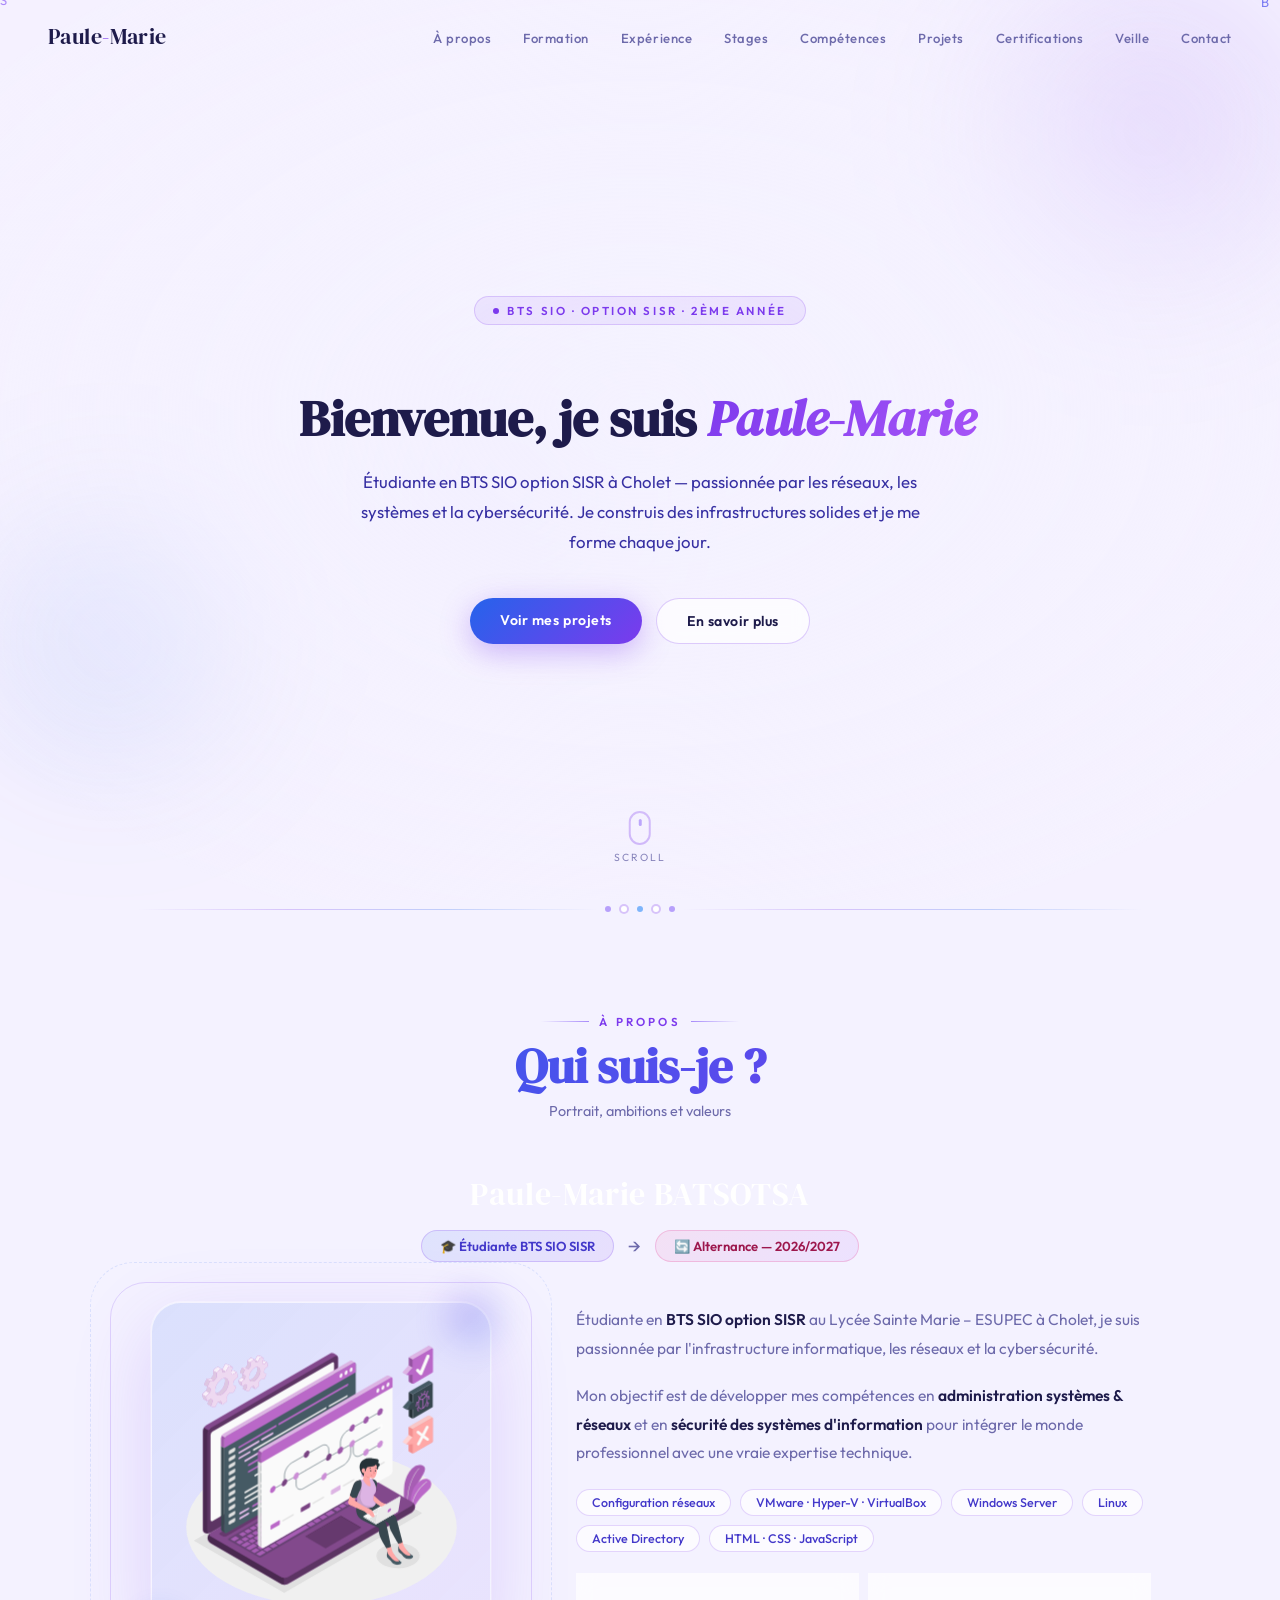
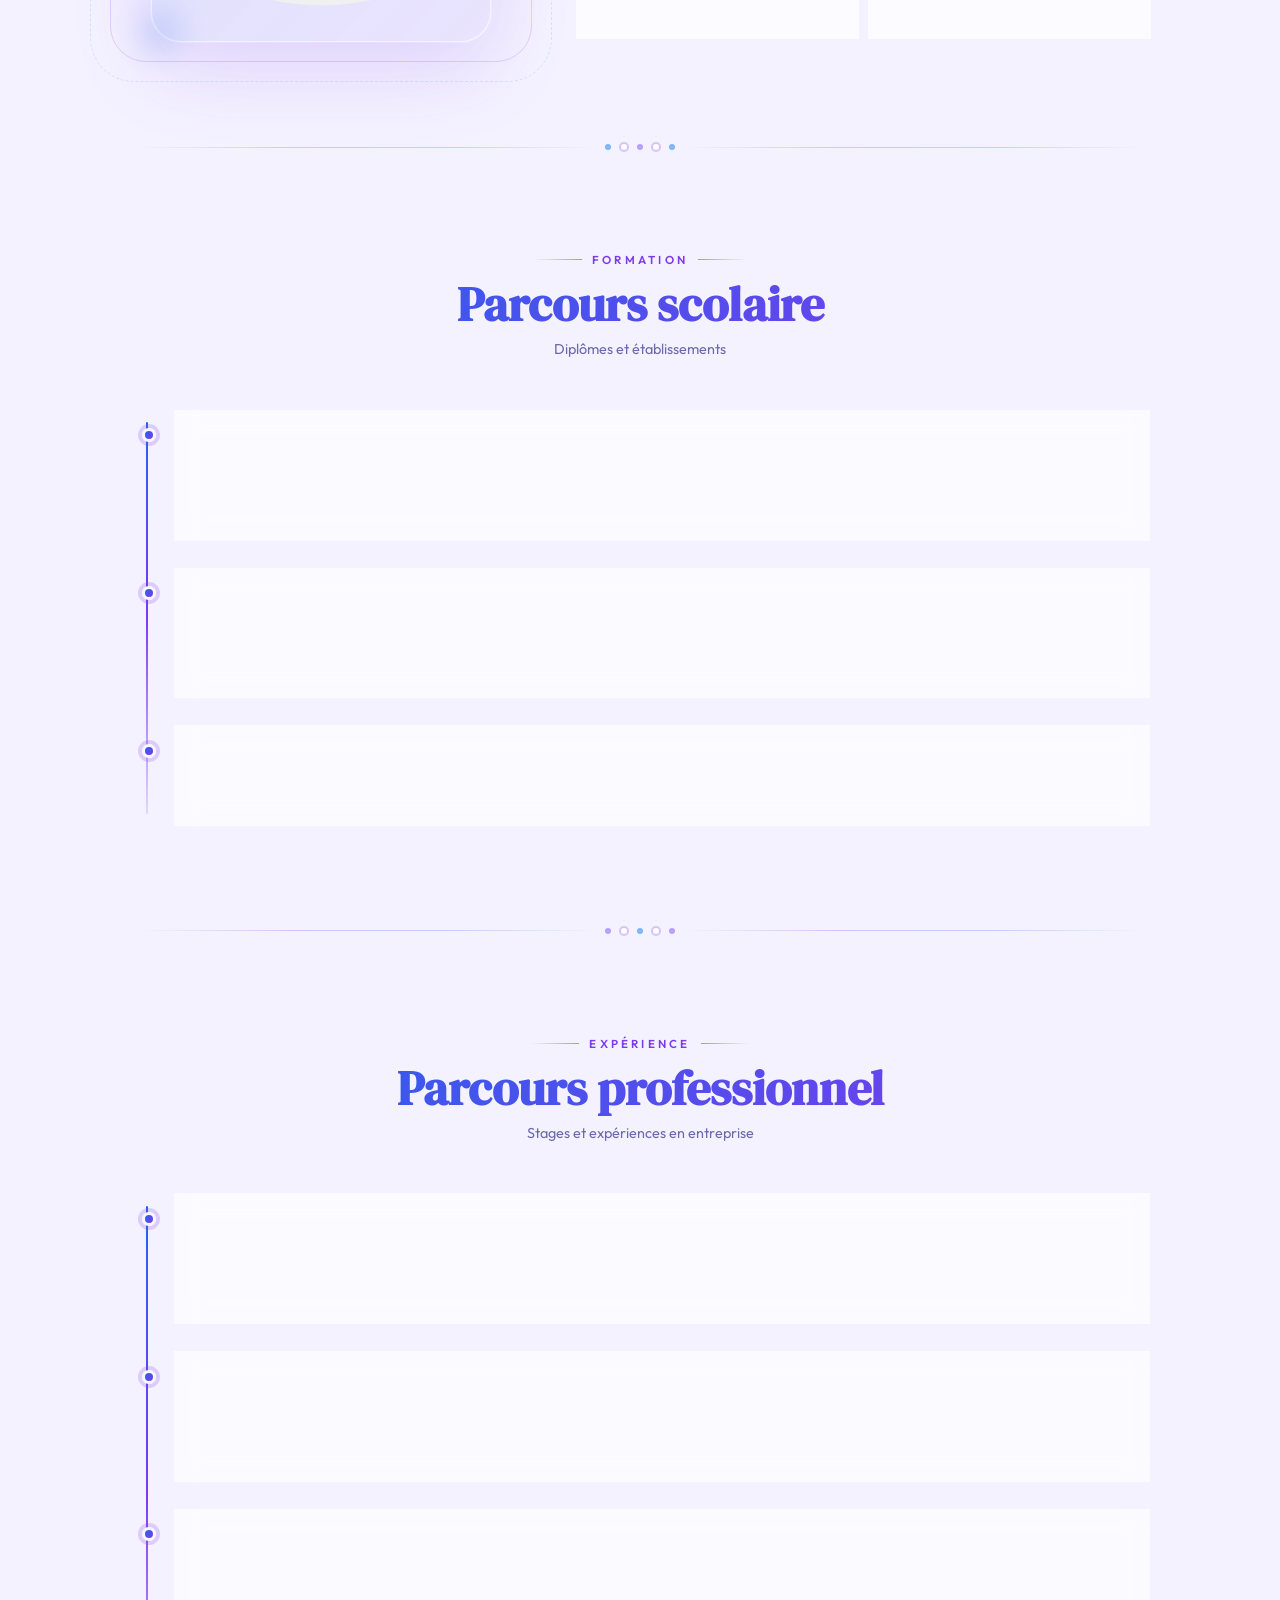
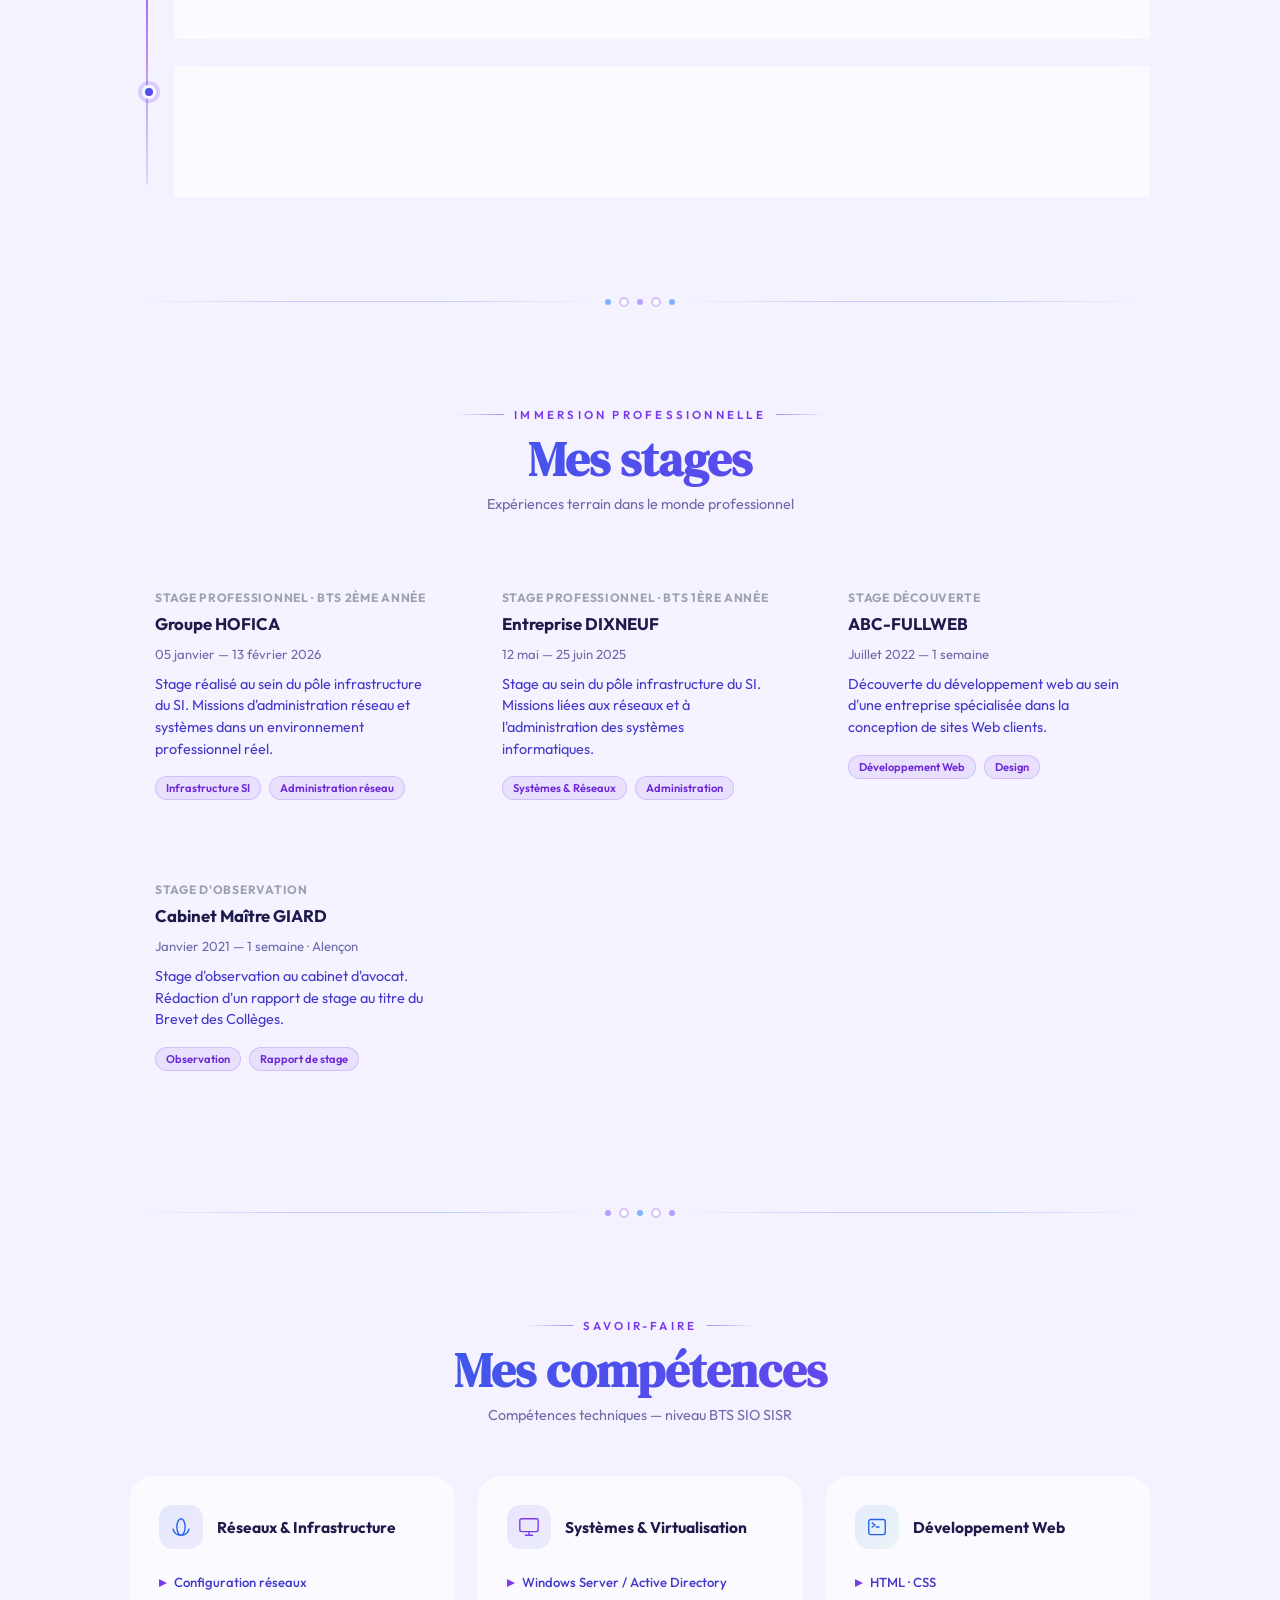
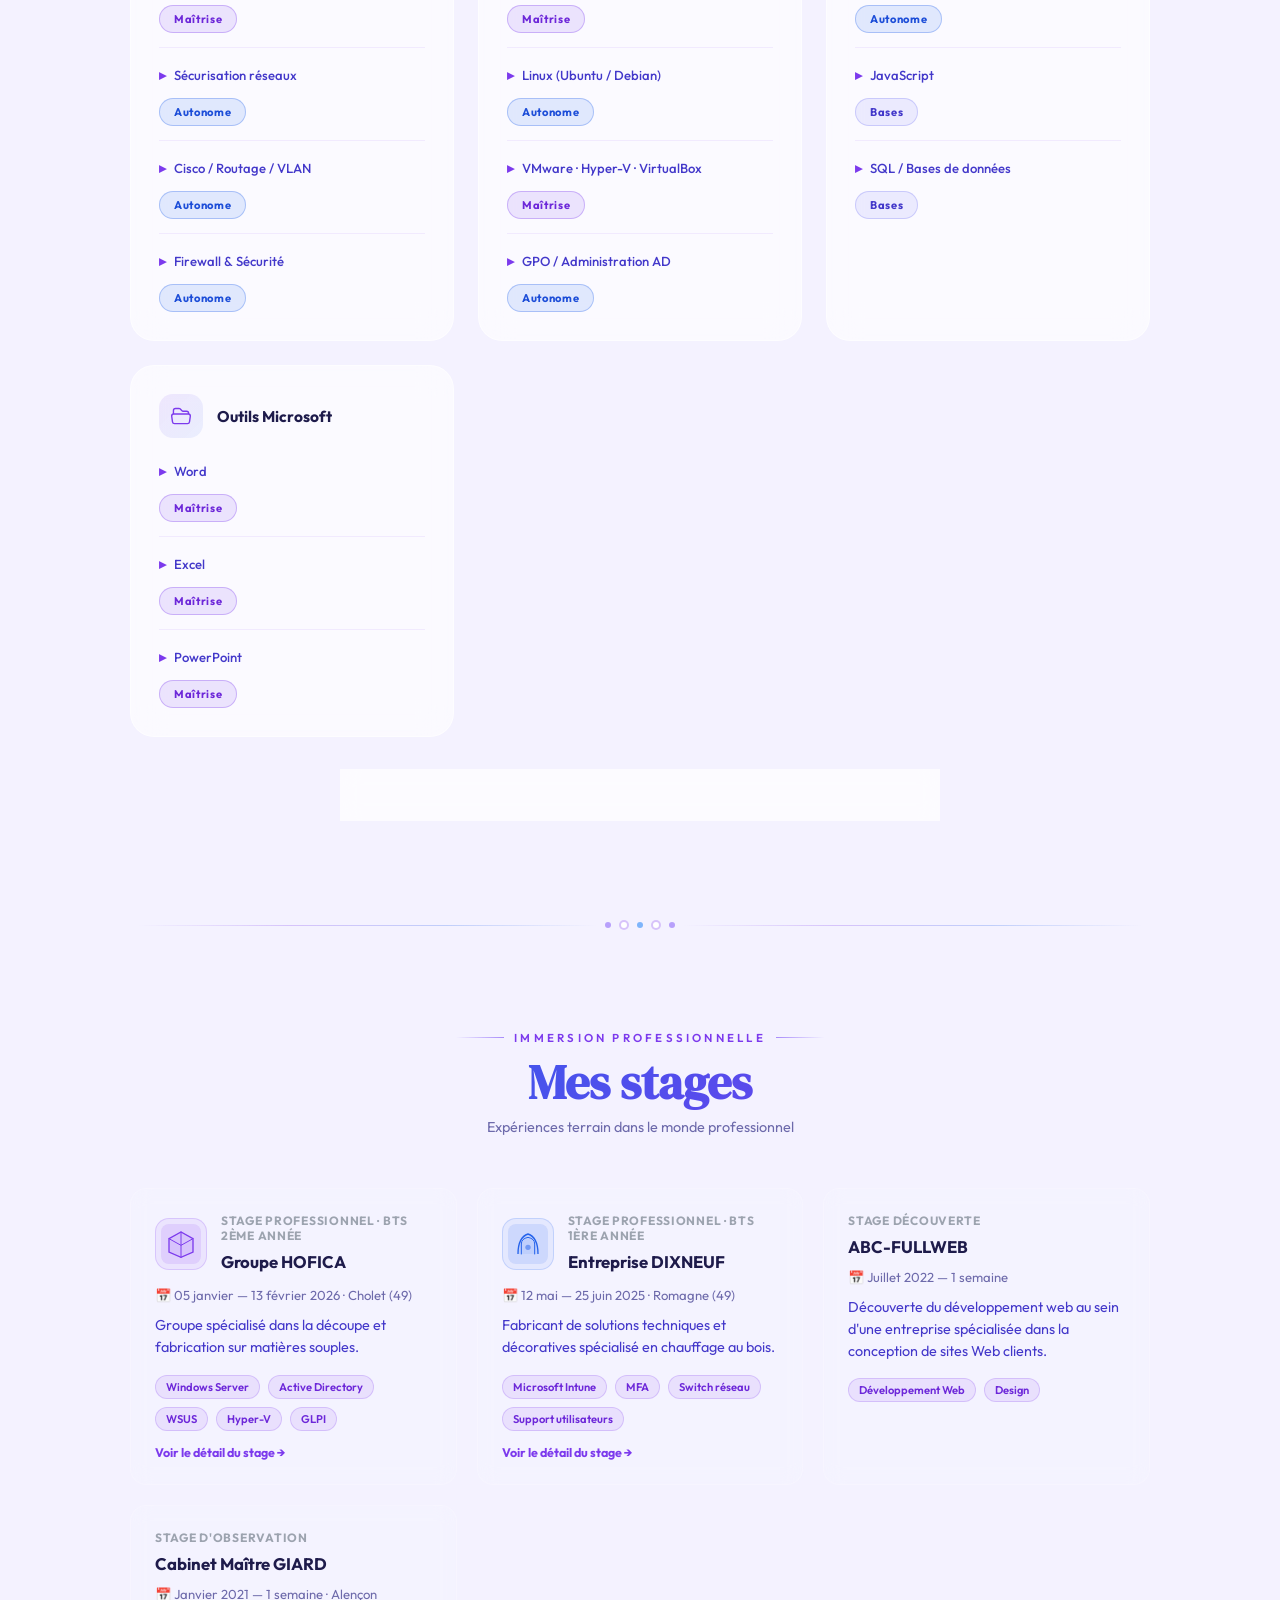
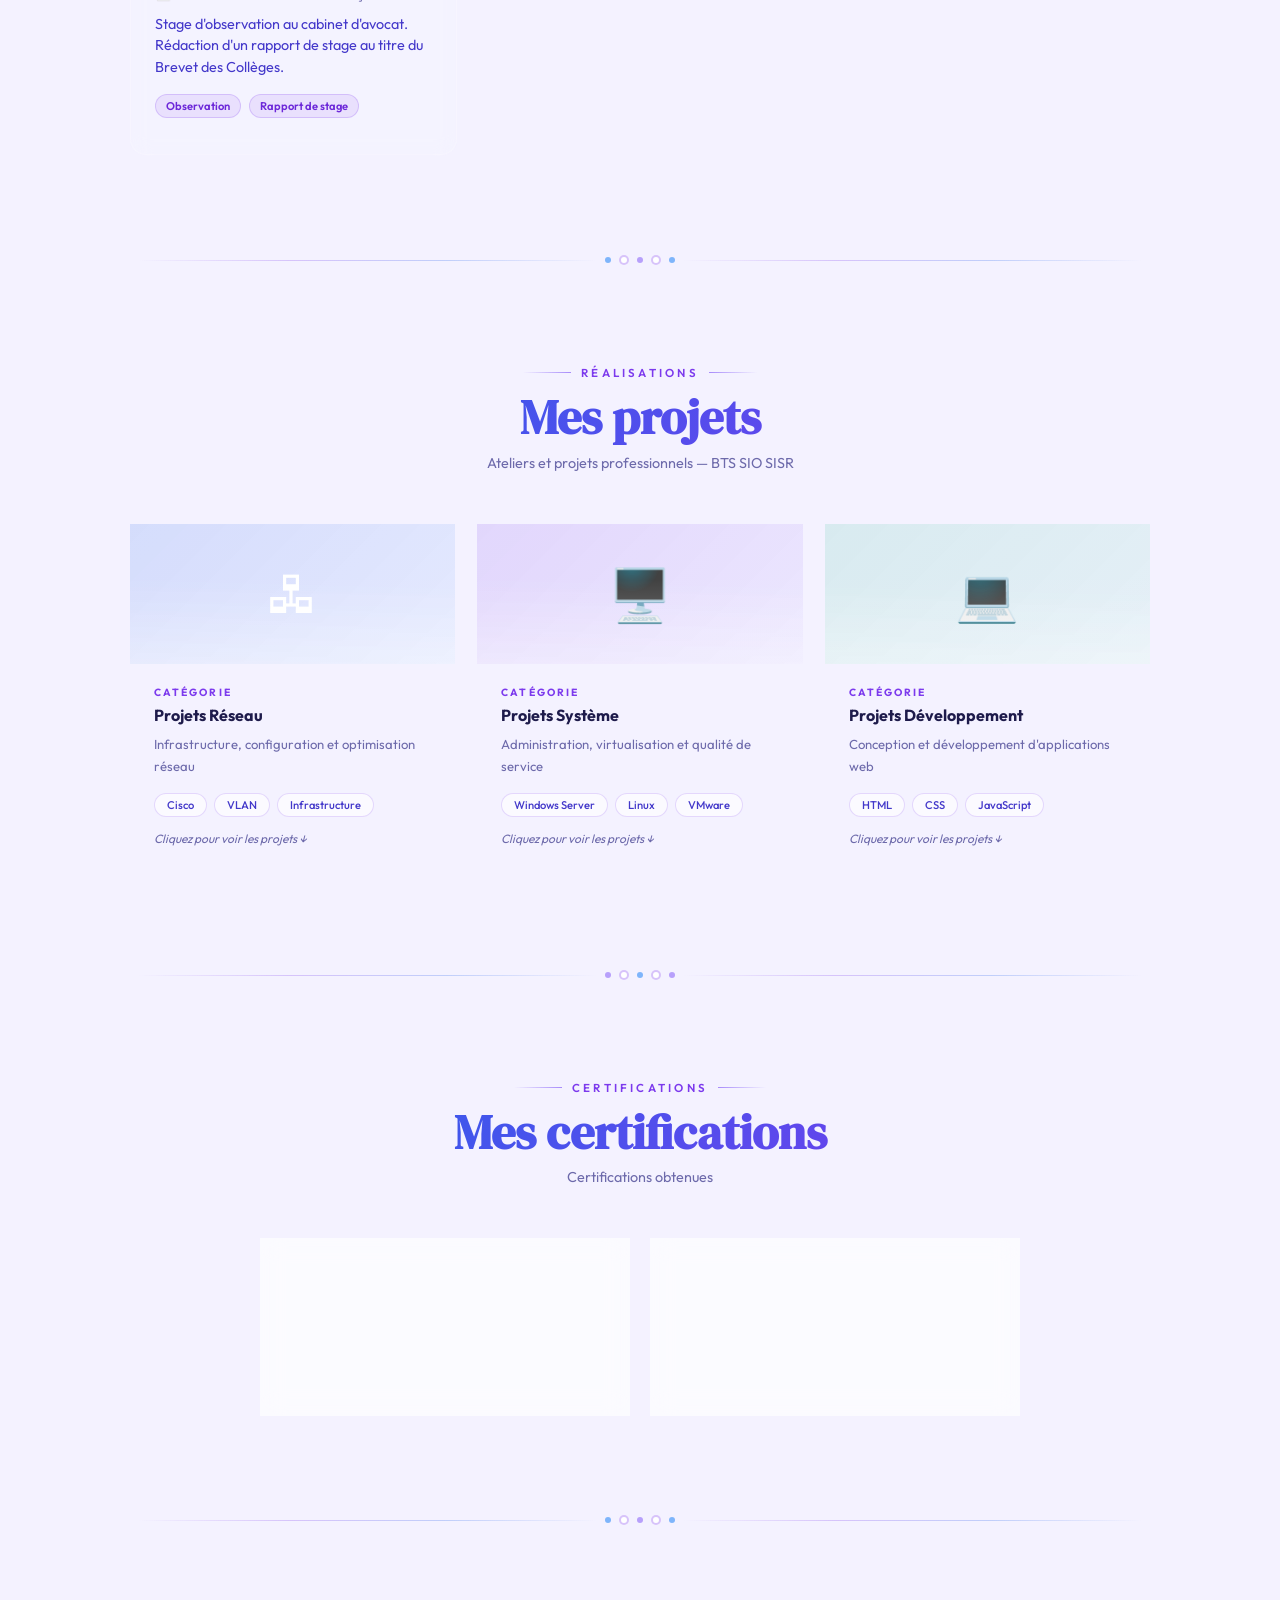
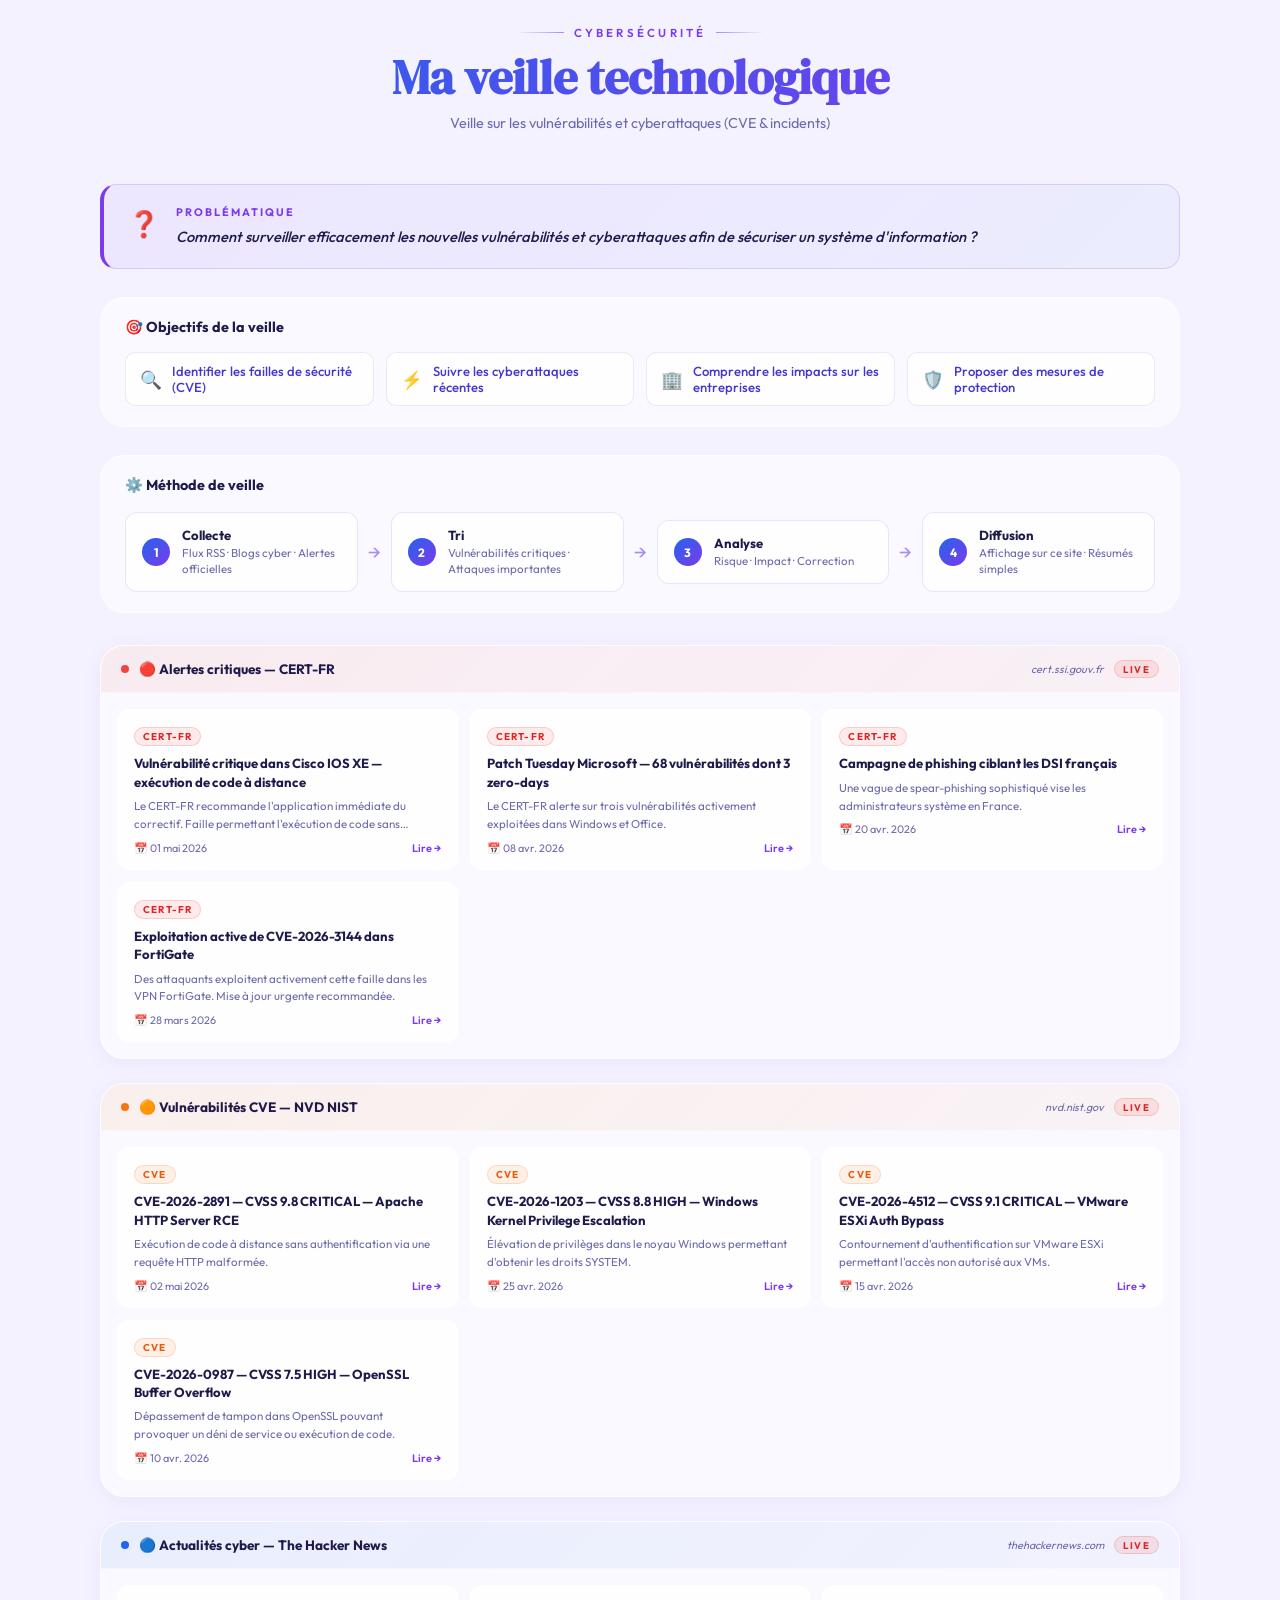
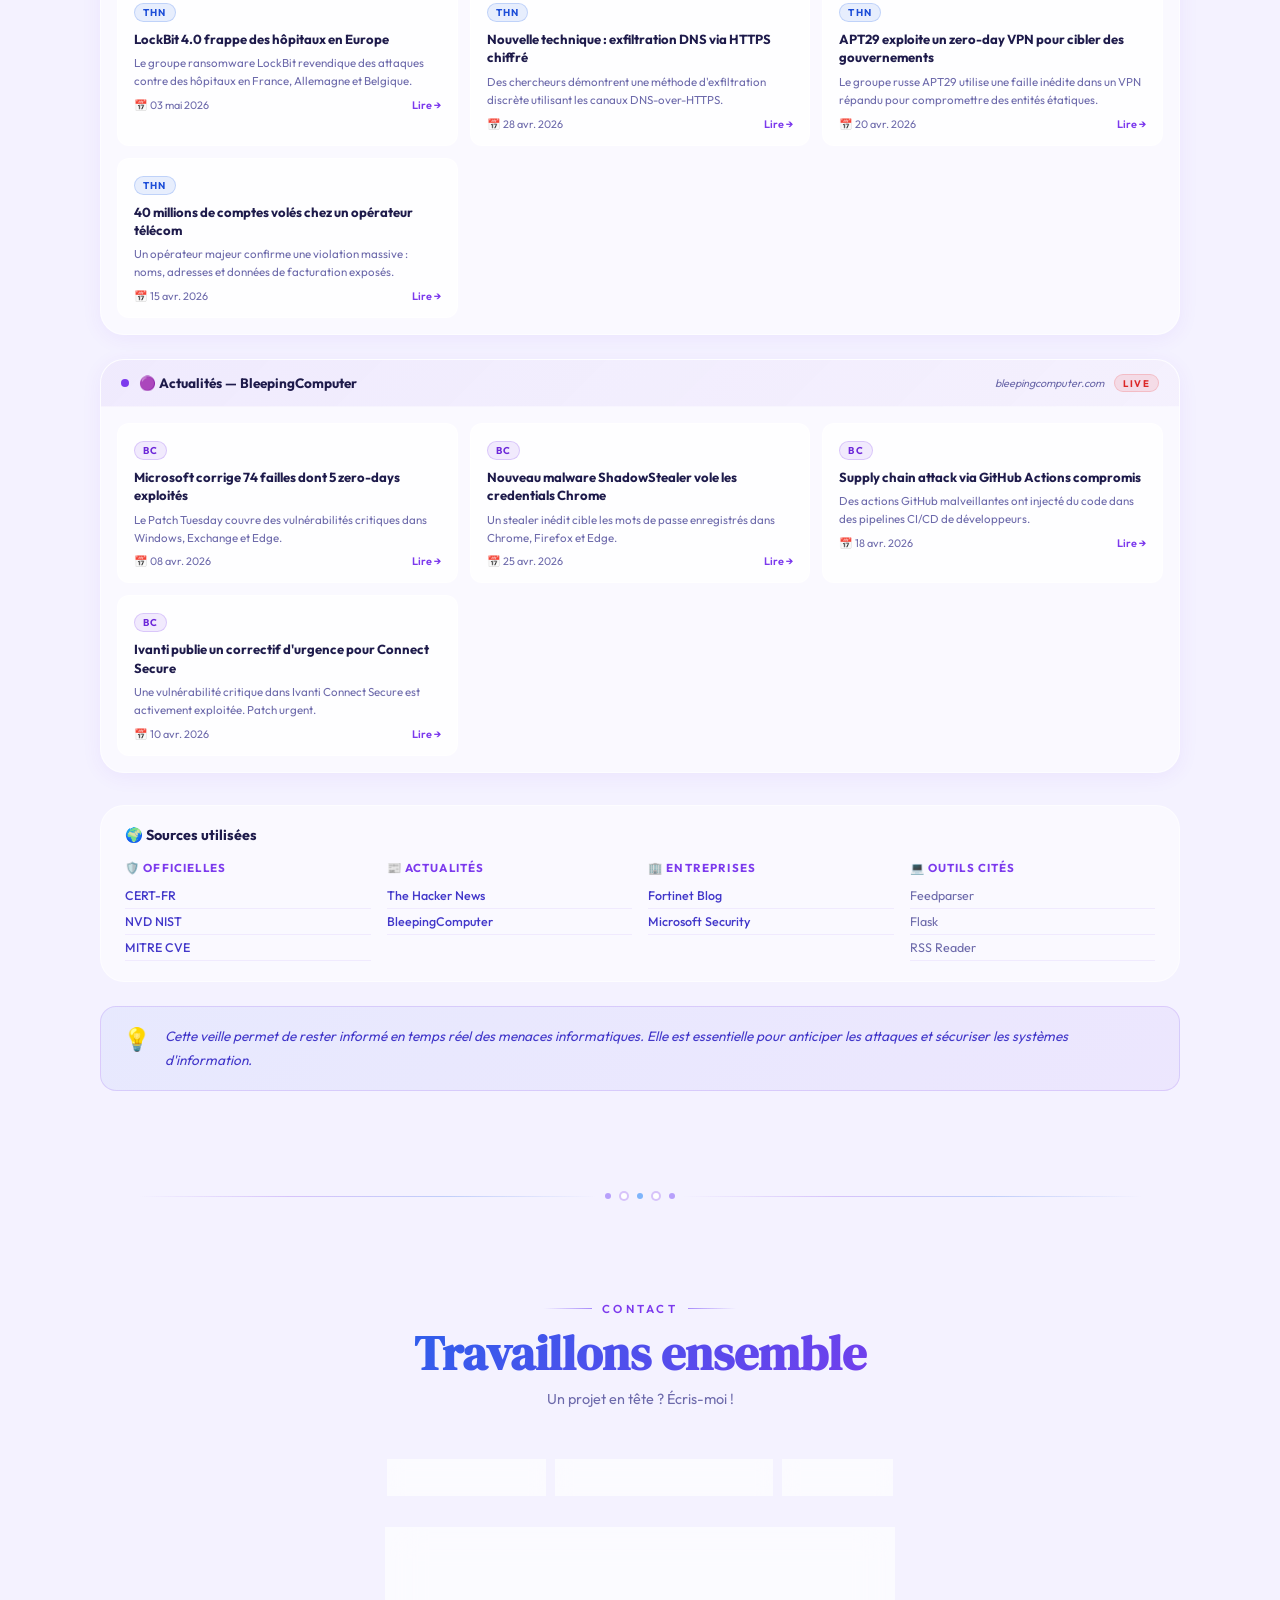
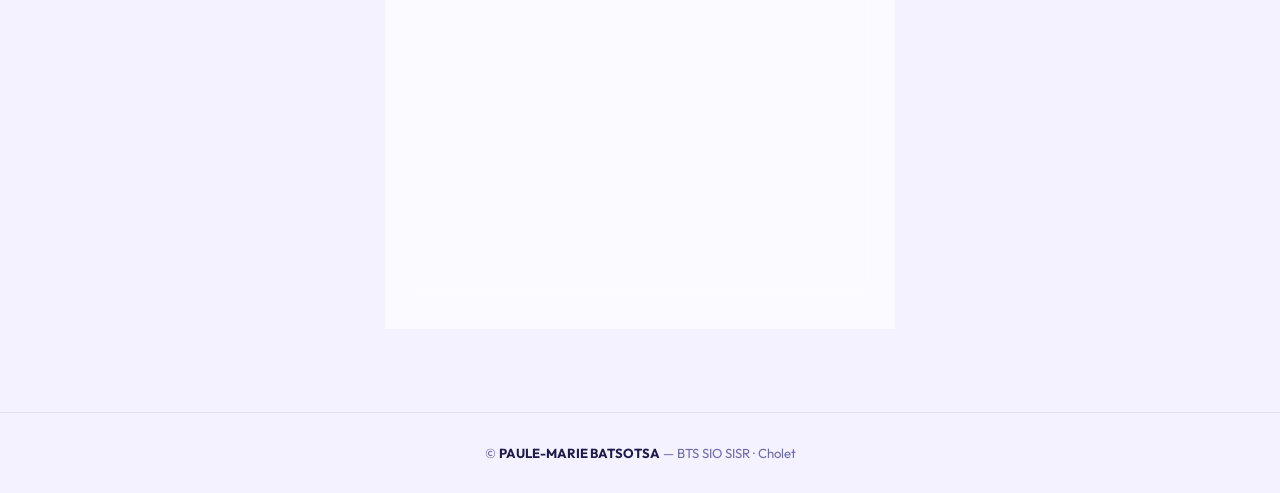
<file: index.html>
<!doctype html>
<html lang="fr">
<head>
  <meta charset="UTF-8" />
  <meta name="viewport" content="width=device-width, initial-scale=1.0" />
  <title>Paule-Marie BATSOTSA — Portfolio</title>
  <link rel="stylesheet" href="style.css" />
</head>
<body>
<div class="orb orb-1"></div>
<div class="orb orb-2"></div>
<div class="orb orb-3"></div>

<!-- NAV -->
<nav id="navbar">
  <a href="#" class="nav-logo">Paule<span>-</span>Marie</a>
  <ul class="nav-links">
    <li><a href="#about">À propos</a></li>
    <li><a href="#scolaire">Formation</a></li>
    <li><a href="#pro">Expérience</a></li>
    <li><a href="#stage">Stages</a></li>
    <li><a href="#competences">Compétences</a></li>
    <li><a href="#projects">Projets</a></li>
    <li><a href="#certifications">Certifications</a></li>
    <li><a href="#veille">Veille</a></li>
    <li><a href="#contact">Contact</a></li>
  </ul>
  <button class="nav-hamburger" id="hamburger" aria-label="Menu">
    <span></span><span></span><span></span>
  </button>
</nav>
<div id="mobile-menu">
  <a href="#about">À propos</a><a href="#scolaire">Formation</a><a href="#pro">Expérience</a>
  <a href="#stage">Stages</a><a href="#competences">Compétences</a><a href="#projects">Projets</a>
  <a href="#certifications">Certifications</a><a href="#veille">Veille</a><a href="#contact">Contact</a>
</div>

<!-- HERO -->
<section id="hero" style="position:relative;">
  <canvas id="bg-canvas"></canvas>
  <div id="hero-content" style="opacity:0;transform:translateY(32px);transition:all 1s ease;text-align:center;max-width:740px;margin:0 auto;position:relative;z-index:2;">
    <div class="hero-tag">BTS SIO · Option SISR · 2ème année</div>
    <h1 class="hero-title" style="display:block;line-height:1.2;margin-bottom:8px;">
      <span class="hero-welcome">Bienvenue, je suis </span><em class="hero-name-animated" id="hero-name">Paule-Marie</em>
    </h1>
    <p class="hero-desc">Étudiante en BTS SIO option SISR à Cholet — passionnée par les réseaux, les systèmes et la cybersécurité. Je construis des infrastructures solides et je me forme chaque jour.</p>
    <div class="hero-btns">
      <a href="#projects" class="btn-primary">Voir mes projets</a>
      <a href="#about" class="btn-outline">En savoir plus</a>
    </div>
  </div>
  <div class="hero-scroll">
    <div class="scroll-mouse"><div class="scroll-wheel"></div></div>
    <span class="scroll-label">Scroll</span>
  </div>
</section>

<div class="s-divider"><div class="s-divider-line"></div><div class="s-divider-dot violet"></div><div class="s-divider-dot big"></div><div class="s-divider-dot blue"></div><div class="s-divider-dot big"></div><div class="s-divider-dot violet"></div><div class="s-divider-line"></div></div>

<!-- À PROPOS -->
<section id="about">
  <div class="section-inner">
    <p class="s-label reveal">À propos</p>
    <h2 class="s-title grad-blue-violet reveal d1">Qui suis-je ?</h2>
    <p class="s-sub reveal d2">Portrait, ambitions et valeurs</p>

    <!-- Nom + statut -->
    <div class="about-identity reveal d2">
      <div class="about-fullname">Paule-Marie BATSOTSA</div>
      <div class="about-status-row">
        <span class="about-status active">🎓 Étudiante BTS SIO SISR</span>
        <span class="about-status-sep">→</span>
        <span class="about-status next">🔄 Alternance — 2026/2027</span>
      </div>
    </div>

    <div class="about-grid">
      <!-- SVG animé -->
      <div class="about-img-wrap reveal-left">
        <div class="about-ring-2"></div><div class="about-ring-1"></div>
        <div class="about-orb-a"></div><div class="about-orb-b"></div>
        <div class="about-img-box">
          <object data="animation_woman-computer_science.svg" type="image/svg+xml" alt="Illustration femme et informatique"></object>
        </div>
      </div>

      <!-- Texte + CV -->
      <div class="about-text reveal-right">
        <p>Étudiante en <strong>BTS SIO option SISR</strong> au Lycée Sainte Marie – ESUPEC à Cholet, je suis passionnée par l'infrastructure informatique, les réseaux et la cybersécurité.</p>
        <p>Mon objectif est de développer mes compétences en <strong>administration systèmes & réseaux</strong> et en <strong>sécurité des systèmes d'information</strong> pour intégrer le monde professionnel avec une vraie expertise technique.</p>
        <div class="skill-chips">
          <span class="skill-chip">Configuration réseaux</span>
          <span class="skill-chip">VMware · Hyper-V · VirtualBox</span>
          <span class="skill-chip">Windows Server</span>
          <span class="skill-chip">Linux</span>
          <span class="skill-chip">Active Directory</span>
          <span class="skill-chip">HTML · CSS · JavaScript</span>
        </div>
        <div class="cv-bubble-row">
          <div class="cv-bubble reveal d3">
            <div class="cv-bubble-icon">
              <svg viewBox="0 0 24 24" fill="none" stroke="currentColor" stroke-width="1.5" stroke-linecap="round" stroke-linejoin="round"><path d="M19.5 14.25v-2.625a3.375 3.375 0 0 0-3.375-3.375h-1.5A1.125 1.125 0 0 1 13.5 7.125v-1.5a3.375 3.375 0 0 0-3.375-3.375H8.25m2.25 0H5.625c-.621 0-1.125.504-1.125 1.125v17.25c0 .621.504 1.125 1.125 1.125h12.75c.621 0 1.125-.504 1.125-1.125V11.25a9 9 0 0 0-9-9Z"/></svg>
            </div>
            <div class="cv-bubble-text">
              <div class="cv-bubble-title">Mon CV</div>
              <div class="cv-bubble-sub">Paule-Marie BATSOTSA — BTS SIO SISR</div>
            </div>
            <a href="CV Portfolio.pdf" target="_blank" class="cv-bubble-btn">Voir le CV</a>
          </div>
          <a href="https://www.linkedin.com/in/paule-marie-batsotsa" target="_blank" class="cv-bubble cv-bubble-link reveal d3">
            <div class="cv-bubble-icon" style="background: linear-gradient(135deg, #0a66c2, #1d4ed8);">
              <svg viewBox="0 0 24 24" fill="currentColor" stroke="none"><path d="M20.447 20.452h-3.554v-5.569c0-1.328-.027-3.037-1.852-3.037-1.853 0-2.136 1.445-2.136 2.939v5.667H9.351V9h3.414v1.561h.046c.477-.9 1.637-1.85 3.37-1.85 3.601 0 4.267 2.37 4.267 5.455v6.286zM5.337 7.433a2.062 2.062 0 0 1-2.063-2.065 2.064 2.064 0 1 1 2.063 2.065zm1.782 13.019H3.555V9h3.564v11.452z"/></svg>
            </div>
            <div class="cv-bubble-text">
              <div class="cv-bubble-title">Mon LinkedIn</div>
              <div class="cv-bubble-sub">Suivez mon parcours professionnel</div>
            </div>
            <span class="cv-bubble-btn">Voir LinkedIn</span>
          </a>
        </div>
      </div>
    </div>
  </div>
</section>

<div class="s-divider"><div class="s-divider-line"></div><div class="s-divider-dot blue"></div><div class="s-divider-dot big"></div><div class="s-divider-dot violet"></div><div class="s-divider-dot big"></div><div class="s-divider-dot blue"></div><div class="s-divider-line"></div></div>

<!-- PARCOURS SCOLAIRE -->
<section id="scolaire">
  <div class="section-inner">
    <p class="s-label reveal">Formation</p>
    <h2 class="s-title grad-blue-violet reveal d1">Parcours scolaire</h2>
    <p class="s-sub reveal d2">Diplômes et établissements</p>
    <div class="timeline reveal">
      <div class="tl-item"><div class="tl-dot"></div><div class="tl-card"><div class="tl-year">2024 — 2026</div><div class="tl-title">BTS SIO — Service Informatique aux Organisations</div><div class="tl-sub">Lycée Sainte Marie – ESUPEC · Cholet (49300)</div><div class="tl-desc">Option SISR · 2ème année — Infrastructure, réseaux et cybersécurité des systèmes d'information.</div></div></div>
      <div class="tl-item"><div class="tl-dot"></div><div class="tl-card"><div class="tl-year">2023 — 2024</div><div class="tl-title">Baccalauréat Général</div><div class="tl-sub">Lycée Fernand Renaudeau · Cholet (49300)</div><div class="tl-desc">Option Physique-Chimie et Sciences Économiques et Sociales (SES).</div></div></div>
      <div class="tl-item"><div class="tl-dot"></div><div class="tl-card"><div class="tl-year">2020 — 2021</div><div class="tl-title">Brevet des Collèges — Mention Assez Bien</div><div class="tl-sub">Notre-Dame de Lancrel · Alençon (61000)</div></div></div>
    </div>
  </div>
</section>

<div class="s-divider"><div class="s-divider-line"></div><div class="s-divider-dot violet"></div><div class="s-divider-dot big"></div><div class="s-divider-dot blue"></div><div class="s-divider-dot big"></div><div class="s-divider-dot violet"></div><div class="s-divider-line"></div></div>

<!-- PARCOURS PRO -->
<section id="pro">
  <div class="section-inner">
    <p class="s-label reveal">Expérience</p>
    <h2 class="s-title grad-blue-violet reveal d1">Parcours professionnel</h2>
    <p class="s-sub reveal d2">Stages et expériences en entreprise</p>
    <div class="timeline reveal">
      <div class="tl-item"><div class="tl-dot"></div><div class="tl-card"><div class="tl-year">Janvier — Février 2026</div><div class="tl-title">Stage professionnel — Groupe HOFICA</div><div class="tl-sub">BTS SIO 2ème année · Option SISR</div><div class="tl-desc">Stage au sein du pôle infrastructure du système d'information. Administration réseau et systèmes.</div></div></div>
      <div class="tl-item"><div class="tl-dot"></div><div class="tl-card"><div class="tl-year">Mai — Juin 2025</div><div class="tl-title">Stage professionnel — Entreprise DIXNEUF</div><div class="tl-sub">BTS SIO 1ère année · Option SISR</div><div class="tl-desc">Stage au sein du pôle infrastructure du SI. Réseaux et administration systèmes.</div></div></div>
      <div class="tl-item"><div class="tl-dot"></div><div class="tl-card"><div class="tl-year">Juillet 2022 — 1 semaine</div><div class="tl-title">Stage découverte — Société ABC-FULLWEB</div><div class="tl-sub">Entreprise informatique · Conception de sites Web</div><div class="tl-desc">Découverte du développement web et du processus de création de sites clients.</div></div></div>
      <div class="tl-item"><div class="tl-dot"></div><div class="tl-card"><div class="tl-year">Janvier 2021 — 1 semaine</div><div class="tl-title">Stage d'observation — Cabinet Maître GIARD Élodie</div><div class="tl-sub">Alençon (61000)</div><div class="tl-desc">Rédaction d'un rapport de stage au titre du Brevet des Collèges.</div></div></div>
    </div>
  </div>
</section>

<div class="s-divider"><div class="s-divider-line"></div><div class="s-divider-dot blue"></div><div class="s-divider-dot big"></div><div class="s-divider-dot violet"></div><div class="s-divider-dot big"></div><div class="s-divider-dot blue"></div><div class="s-divider-line"></div></div>

<!-- STAGES -->
<section id="stage">
  <div class="section-inner">
    <p class="s-label reveal">Immersion professionnelle</p>
    <h2 class="s-title grad-blue-violet reveal d1">Mes stages</h2>
    <p class="s-sub reveal d2">Expériences terrain dans le monde professionnel</p>
    <div class="stage-grid">
      <div class="stage-card reveal d1"><div class="stage-type">Stage professionnel · BTS 2ème année</div><div class="stage-company">Groupe HOFICA</div><div class="stage-date">05 janvier — 13 février 2026</div><div class="stage-desc">Stage réalisé au sein du pôle infrastructure du SI. Missions d'administration réseau et systèmes dans un environnement professionnel réel.</div><div class="stage-tags"><span class="stage-tag">Infrastructure SI</span><span class="stage-tag">Administration réseau</span></div></div>
      <div class="stage-card reveal d2"><div class="stage-type">Stage professionnel · BTS 1ère année</div><div class="stage-company">Entreprise DIXNEUF</div><div class="stage-date">12 mai — 25 juin 2025</div><div class="stage-desc">Stage au sein du pôle infrastructure du SI. Missions liées aux réseaux et à l'administration des systèmes informatiques.</div><div class="stage-tags"><span class="stage-tag">Systèmes & Réseaux</span><span class="stage-tag">Administration</span></div></div>
      <div class="stage-card reveal d3"><div class="stage-type">Stage découverte</div><div class="stage-company">ABC-FULLWEB</div><div class="stage-date">Juillet 2022 — 1 semaine</div><div class="stage-desc">Découverte du développement web au sein d'une entreprise spécialisée dans la conception de sites Web clients.</div><div class="stage-tags"><span class="stage-tag">Développement Web</span><span class="stage-tag">Design</span></div></div>
      <div class="stage-card reveal d4"><div class="stage-type">Stage d'observation</div><div class="stage-company">Cabinet Maître GIARD</div><div class="stage-date">Janvier 2021 — 1 semaine · Alençon</div><div class="stage-desc">Stage d'observation au cabinet d'avocat. Rédaction d'un rapport de stage au titre du Brevet des Collèges.</div><div class="stage-tags"><span class="stage-tag">Observation</span><span class="stage-tag">Rapport de stage</span></div></div>
    </div>
  </div>
</section>

<div class="s-divider"><div class="s-divider-line"></div><div class="s-divider-dot violet"></div><div class="s-divider-dot big"></div><div class="s-divider-dot blue"></div><div class="s-divider-dot big"></div><div class="s-divider-dot violet"></div><div class="s-divider-line"></div></div>

<!-- COMPÉTENCES -->
<section id="competences">
  <div class="section-inner">
    <p class="s-label reveal">Savoir-faire</p>
    <h2 class="s-title grad-blue-violet reveal d1">Mes compétences</h2>
    <p class="s-sub reveal d2">Compétences techniques — niveau BTS SIO SISR</p>
    <div class="skills-grid">

      <!-- Réseaux -->
      <div class="skill-block glass reveal d1">
        <div class="skill-block-head">
          <div class="skill-block-icon" style="background:linear-gradient(135deg,rgba(37,99,235,0.12),rgba(124,58,237,0.08));">
            <svg viewBox="0 0 24 24" fill="none" stroke="#2563eb" stroke-width="1.5" stroke-linecap="round"><path d="M12 21a9 9 0 0 0 8.716-6.747M12 21a9 9 0 0 1-8.716-6.747M12 21c2.485 0 4.5-4.03 4.5-9S14.485 3 12 3m0 18c-2.485 0-4.5-4.03-4.5-9S9.515 3 12 3"/></svg>
          </div>
          <div class="skill-block-title">Réseaux & Infrastructure</div>
        </div>
        <div class="skill-row"><div class="skill-name">Configuration réseaux</div><div class="skill-level-wrap"><span class="level-badge level-maitrise">Maîtrise</span></div></div>
        <div class="skill-row"><div class="skill-name">Sécurisation réseaux</div><div class="skill-level-wrap"><span class="level-badge level-autonome">Autonome</span></div></div>
        <div class="skill-row"><div class="skill-name">Cisco / Routage / VLAN</div><div class="skill-level-wrap"><span class="level-badge level-autonome">Autonome</span></div></div>
        <div class="skill-row"><div class="skill-name">Firewall & Sécurité</div><div class="skill-level-wrap"><span class="level-badge level-autonome">Autonome</span></div></div>
      </div>

      <!-- Systèmes -->
      <div class="skill-block glass reveal d2">
        <div class="skill-block-head">
          <div class="skill-block-icon" style="background:linear-gradient(135deg,rgba(124,58,237,0.12),rgba(37,99,235,0.08));">
            <svg viewBox="0 0 24 24" fill="none" stroke="#7c3aed" stroke-width="1.5" stroke-linecap="round"><rect x="2" y="3" width="20" height="14" rx="2"/><path d="M8 21h8M12 17v4"/></svg>
          </div>
          <div class="skill-block-title">Systèmes & Virtualisation</div>
        </div>
        <div class="skill-row"><div class="skill-name">Windows Server / Active Directory</div><div class="skill-level-wrap"><span class="level-badge level-maitrise">Maîtrise</span></div></div>
        <div class="skill-row"><div class="skill-name">Linux (Ubuntu / Debian)</div><div class="skill-level-wrap"><span class="level-badge level-autonome">Autonome</span></div></div>
        <div class="skill-row"><div class="skill-name">VMware · Hyper-V · VirtualBox</div><div class="skill-level-wrap"><span class="level-badge level-maitrise">Maîtrise</span></div></div>
        <div class="skill-row"><div class="skill-name">GPO / Administration AD</div><div class="skill-level-wrap"><span class="level-badge level-autonome">Autonome</span></div></div>
      </div>

      <!-- Développement -->
      <div class="skill-block glass reveal d3">
        <div class="skill-block-head">
          <div class="skill-block-icon" style="background:linear-gradient(135deg,rgba(37,99,235,0.1),rgba(16,185,129,0.08));">
            <svg viewBox="0 0 24 24" fill="none" stroke="#2563eb" stroke-width="1.5" stroke-linecap="round"><path d="m6.75 7.5 3 2.25-3 2.25m4.5 0h3m-9 8.25h13.5A2.25 2.25 0 0 0 21 18V6a2.25 2.25 0 0 0-2.25-2.25H5.25A2.25 2.25 0 0 0 3 6v12a2.25 2.25 0 0 0 2.25 2.25Z"/></svg>
          </div>
          <div class="skill-block-title">Développement Web</div>
        </div>
        <div class="skill-row"><div class="skill-name">HTML · CSS</div><div class="skill-level-wrap"><span class="level-badge level-autonome">Autonome</span></div></div>
        <div class="skill-row"><div class="skill-name">JavaScript</div><div class="skill-level-wrap"><span class="level-badge level-bases">Bases</span></div></div>
        <div class="skill-row"><div class="skill-name">SQL / Bases de données</div><div class="skill-level-wrap"><span class="level-badge level-bases">Bases</span></div></div>
      </div>

      <!-- Outils Microsoft -->
      <div class="skill-block glass reveal d4">
        <div class="skill-block-head">
          <div class="skill-block-icon" style="background:linear-gradient(135deg,rgba(124,58,237,0.1),rgba(37,99,235,0.08));">
            <svg viewBox="0 0 24 24" fill="none" stroke="#7c3aed" stroke-width="1.5" stroke-linecap="round"><path d="M3.75 9.776c.112-.017.227-.026.344-.026h15.812c.117 0 .232.009.344.026m-16.5 0a2.25 2.25 0 0 0-1.883 2.542l.857 6a2.25 2.25 0 0 0 2.227 1.932H19.05a2.25 2.25 0 0 0 2.227-1.932l.857-6a2.25 2.25 0 0 0-1.883-2.542m-16.5 0V6A2.25 2.25 0 0 1 6 3.75h3.879a1.5 1.5 0 0 1 1.06.44l2.122 2.12a1.5 1.5 0 0 0 1.06.44H18A2.25 2.25 0 0 1 20.25 9v.776"/></svg>
          </div>
          <div class="skill-block-title">Outils Microsoft</div>
        </div>
        <div class="skill-row"><div class="skill-name">Word</div><div class="skill-level-wrap"><span class="level-badge level-maitrise">Maîtrise</span></div></div>
        <div class="skill-row"><div class="skill-name">Excel</div><div class="skill-level-wrap"><span class="level-badge level-maitrise">Maîtrise</span></div></div>
        <div class="skill-row"><div class="skill-name">PowerPoint</div><div class="skill-level-wrap"><span class="level-badge level-maitrise">Maîtrise</span></div></div>
      </div>

    </div>

    <!-- Bulle tableau de compétences BTS -->
    <div class="cv-bubble reveal" style="margin-top:32px;max-width:600px;margin-left:auto;margin-right:auto;">
      <div class="cv-bubble-icon" style="background:linear-gradient(135deg,#7c3aed,#2563eb);">
        <svg viewBox="0 0 24 24" fill="none" stroke="white" stroke-width="1.5" stroke-linecap="round" stroke-linejoin="round"><path d="M3.375 19.5h17.25m-17.25 0a1.125 1.125 0 0 1-1.125-1.125M3.375 19.5h1.5C5.496 19.5 6 18.996 6 18.375m-3.75.125V2.625A1.125 1.125 0 0 1 3.375 1.5h1.5c.621 0 1.125.504 1.125 1.125v5.25c0 .621-.504 1.125-1.125 1.125h-1.5A1.125 1.125 0 0 1 2.25 7.875v-5.25Z"/><path d="M9.75 8.625c0-.621.504-1.125 1.125-1.125h2.25c.621 0 1.125.504 1.125 1.125v11.25c0 .621-.504 1.125-1.125 1.125h-2.25a1.125 1.125 0 0 1-1.125-1.125V8.625ZM16.5 13.5c0-.621.504-1.125 1.125-1.125h2.25c.621 0 1.125.504 1.125 1.125v6.375c0 .621-.504 1.125-1.125 1.125h-2.25a1.125 1.125 0 0 1-1.125-1.125V13.5Z"/></svg>
      </div>
      <div class="cv-bubble-text">
        <div class="cv-bubble-title">Tableau de compétences BTS SIO</div>
        <div class="cv-bubble-sub">Récapitulatif de tous mes projets sur 2 ans</div>
      </div>
      <a href="https://docs.google.com/spreadsheets/d/1MDq0G2LwJdbKF3zM4m0VtI5im_9spFvh/edit?usp=sharing&ouid=115792178089514889538&rtpof=true&sd=true" target="_blank" class="cv-bubble-btn">Voir le tableau</a>
    </div>

  </div>
</section>

<div class="s-divider"><div class="s-divider-line"></div><div class="s-divider-dot violet"></div><div class="s-divider-dot big"></div><div class="s-divider-dot blue"></div><div class="s-divider-dot big"></div><div class="s-divider-dot violet"></div><div class="s-divider-line"></div></div>

<!-- STAGES -->
<section id="stage">
  <div class="section-inner">
    <p class="s-label reveal">Immersion professionnelle</p>
    <h2 class="s-title grad-blue-violet reveal d1">Mes stages</h2>
    <p class="s-sub reveal d2">Expériences terrain dans le monde professionnel</p>
    <div class="stage-grid">

      <!-- HOFICA — cliquable vers page annexe -->
      <div class="stage-card stage-card-detail reveal d1" onclick="window.location.href='stage-hofica.html'">
        <div class="stage-logo-row">
          <div class="stage-logo-box stage-logo-hofica">
            <svg viewBox="0 0 60 60" fill="none" width="40" height="40">
              <rect width="60" height="60" rx="12" fill="rgba(124,58,237,0.12)"/>
              <path d="M12 42V22l18-10 18 10v20l-18 8-18-8z" stroke="#7c3aed" stroke-width="2" fill="rgba(124,58,237,0.08)"/>
              <path d="M30 12v38M12 22l18 10 18-10" stroke="#7c3aed" stroke-width="1.5" stroke-linecap="round"/>
            </svg>
          </div>
          <div>
            <div class="stage-type">Stage professionnel · BTS 2ème année</div>
            <div class="stage-company">Groupe HOFICA</div>
          </div>
        </div>
        <div class="stage-date">📅 05 janvier — 13 février 2026 · Cholet (49)</div>
        <div class="stage-desc">Groupe spécialisé dans la découpe et fabrication sur matières souples.</div>
        <div class="stage-tags">
          <span class="stage-tag">Windows Server</span>
          <span class="stage-tag">Active Directory</span>
          <span class="stage-tag">WSUS</span>
          <span class="stage-tag">Hyper-V</span>
          <span class="stage-tag">GLPI</span>
        </div>
        <div class="stage-cta">Voir le détail du stage →</div>
      </div>

      <!-- DIXNEUF — cliquable vers page annexe -->
      <div class="stage-card stage-card-detail reveal d2" onclick="window.location.href='stage-dixneuf.html'">
        <div class="stage-logo-row">
          <div class="stage-logo-box stage-logo-dixneuf">
            <svg viewBox="0 0 60 60" fill="none" width="40" height="40">
              <rect width="60" height="60" rx="12" fill="rgba(37,99,235,0.12)"/>
              <path d="M15 45 Q15 20 30 15 Q45 20 45 45" stroke="#2563eb" stroke-width="2" fill="rgba(37,99,235,0.08)"/>
              <path d="M20 45 L20 30 Q20 22 30 20 Q40 22 40 30 L40 45" stroke="#2563eb" stroke-width="1.5" fill="none" stroke-linecap="round"/>
              <circle cx="30" cy="35" r="4" fill="#2563eb" opacity="0.5"/>
            </svg>
          </div>
          <div>
            <div class="stage-type">Stage professionnel · BTS 1ère année</div>
            <div class="stage-company">Entreprise DIXNEUF</div>
          </div>
        </div>
        <div class="stage-date">📅 12 mai — 25 juin 2025 · Romagne (49)</div>
        <div class="stage-desc">Fabricant de solutions techniques et décoratives spécialisé en chauffage au bois.</div>
        <div class="stage-tags">
          <span class="stage-tag">Microsoft Intune</span>
          <span class="stage-tag">MFA</span>
          <span class="stage-tag">Switch réseau</span>
          <span class="stage-tag">Support utilisateurs</span>
        </div>
        <div class="stage-cta">Voir le détail du stage →</div>
      </div>

      <!-- ABC-FULLWEB — sans page annexe -->
      <div class="stage-card reveal d3">
        <div class="stage-type">Stage découverte</div>
        <div class="stage-company">ABC-FULLWEB</div>
        <div class="stage-date">📅 Juillet 2022 — 1 semaine</div>
        <div class="stage-desc">Découverte du développement web au sein d'une entreprise spécialisée dans la conception de sites Web clients.</div>
        <div class="stage-tags"><span class="stage-tag">Développement Web</span><span class="stage-tag">Design</span></div>
      </div>

      <!-- GIARD — sans page annexe -->
      <div class="stage-card reveal d4">
        <div class="stage-type">Stage d'observation</div>
        <div class="stage-company">Cabinet Maître GIARD</div>
        <div class="stage-date">📅 Janvier 2021 — 1 semaine · Alençon</div>
        <div class="stage-desc">Stage d'observation au cabinet d'avocat. Rédaction d'un rapport de stage au titre du Brevet des Collèges.</div>
        <div class="stage-tags"><span class="stage-tag">Observation</span><span class="stage-tag">Rapport de stage</span></div>
      </div>

    </div>
  </div>
</section>

<div class="s-divider"><div class="s-divider-line"></div><div class="s-divider-dot blue"></div><div class="s-divider-dot big"></div><div class="s-divider-dot violet"></div><div class="s-divider-dot big"></div><div class="s-divider-dot blue"></div><div class="s-divider-line"></div></div>

<!-- PROJETS -->
<section id="projects">
  <div class="section-inner">
    <p class="s-label reveal">Réalisations</p>
    <h2 class="s-title grad-blue-violet reveal d1">Mes projets</h2>
    <p class="s-sub reveal d2">Ateliers et projets professionnels — BTS SIO SISR</p>

    <div class="projects-grid">

      <!-- RÉSEAU -->
      <div class="proj-category-card reveal d1" onclick="toggleProj('reseau')">
        <div class="proj-card-top proj-gradient-1">🖧</div>
        <div class="proj-card-body">
          <div class="proj-category-label">Catégorie</div>
          <div class="proj-card-title">Projets Réseau</div>
          <div class="proj-card-desc">Infrastructure, configuration et optimisation réseau</div>
          <div class="proj-tags"><span class="proj-tag">Cisco</span><span class="proj-tag">VLAN</span><span class="proj-tag">Infrastructure</span></div>
          <div class="proj-expand-hint">Cliquez pour voir les projets ↓</div>
        </div>
      </div>

      <!-- SYSTÈME -->
      <div class="proj-category-card reveal d2" onclick="toggleProj('systeme')">
        <div class="proj-card-top proj-gradient-2">🖥️</div>
        <div class="proj-card-body">
          <div class="proj-category-label">Catégorie</div>
          <div class="proj-card-title">Projets Système</div>
          <div class="proj-card-desc">Administration, virtualisation et qualité de service</div>
          <div class="proj-tags"><span class="proj-tag">Windows Server</span><span class="proj-tag">Linux</span><span class="proj-tag">VMware</span></div>
          <div class="proj-expand-hint">Cliquez pour voir les projets ↓</div>
        </div>
      </div>

      <!-- DÉVELOPPEMENT -->
      <div class="proj-category-card reveal d3" onclick="toggleProj('dev')">
        <div class="proj-card-top proj-gradient-3">💻</div>
        <div class="proj-card-body">
          <div class="proj-category-label">Catégorie</div>
          <div class="proj-card-title">Projets Développement</div>
          <div class="proj-card-desc">Conception et développement d'applications web</div>
          <div class="proj-tags"><span class="proj-tag">HTML</span><span class="proj-tag">CSS</span><span class="proj-tag">JavaScript</span></div>
          <div class="proj-expand-hint">Cliquez pour voir les projets ↓</div>
        </div>
      </div>
    </div>

    <!-- PANEL RÉSEAU -->
    <div class="proj-panel" id="panel-reseau">
      <div class="proj-panel-title">🖧 Projets Réseau</div>
      <div class="proj-panel-grid">
        <div class="proj-detail-card">
          <div class="proj-detail-header">
            <span class="proj-ap-badge">AP 1.2</span>
            <div class="proj-detail-title">Optimisation de la gestion du parc informatique</div>
          </div>
          <div class="proj-detail-sub">Projet professionnel</div>
          <div class="proj-detail-docs">
            <a href="AP 1.2/Documentation technique.pdf" target="_blank" class="doc-chip doc-tech">📄 Documentation technique</a>
            <a href="AP 1.2/Sujet Mission_2_1_2024.docx.pdf" target="_blank" class="doc-chip doc-test">📄 Sujet AP 1.2</a>
          </div>
        </div>
        <div class="proj-detail-card">
          <div class="proj-detail-header">
            <span class="proj-ap-badge">AP 4</span>
            <div class="proj-detail-title">Projet infrastructure CA — Comité d'Agglomération</div>
          </div>
          <div class="proj-detail-sub">Atelier Professionnel</div>
          <div class="proj-detail-docs">
            <a href="AP 4/PPE4_Documentation_Reseau.pdf" target="_blank" class="doc-chip doc-tech">📄 Documentation technique</a>
            <a href="AP 4/Sujet hotel de ville 2025-2026.docx" target="_blank" class="doc-chip doc-test">📄 Sujet AP 4</a>
          </div>
        </div>
      </div>
    </div>

    <!-- PANEL SYSTÈME -->
    <div class="proj-panel" id="panel-systeme">
      <div class="proj-panel-title">🖥️ Projets Système</div>
      <div class="proj-panel-grid">
        <div class="proj-detail-card">
          <div class="proj-detail-header">
            <span class="proj-ap-badge">AP 2</span>
            <div class="proj-detail-title">Projet Administration Logonet</div>
          </div>
          <div class="proj-detail-sub">Atelier Professionnel</div>
          <div class="proj-detail-docs">
            <a href="AP 2/Documentation Technique.pdf" target="_blank" class="doc-chip doc-tech">📄 Documentation technique</a>
            <a href="AP 2/Sujet Projet d'Administration de LogoNet.pdf" target="_blank" class="doc-chip doc-test">📄 Sujet AP 2</a>
          </div>
        </div>
        <div class="proj-detail-card">
          <div class="proj-detail-header">
            <span class="proj-ap-badge">AP 3</span>
            <div class="proj-detail-title">Projet de qualité de service informatique MDS49</div>
          </div>
          <div class="proj-detail-sub">Atelier Professionnel</div>
          <div class="proj-detail-docs">
            <a href="AP 3/[FINAL] Documentation technique.pdf" target="_blank" class="doc-chip doc-tech">📄 Documentation technique</a>
            <a href="AP 3/Sujet Contexte Maison départementale des Sports 49.pdf" target="_blank" class="doc-chip doc-test">📄 Sujet AP 3</a>
          </div>
        </div>
      </div>
    </div>

    <!-- PANEL DEV -->
    <div class="proj-panel" id="panel-dev">
      <div class="proj-panel-title">💻 Projets Développement</div>
      <div class="proj-panel-grid">
        <div class="proj-detail-card">
          <div class="proj-detail-header">
            <span class="proj-ap-badge">AP 1.1</span>
            <div class="proj-detail-title">Développement d'un site web</div>
          </div>
          <div class="proj-detail-sub">Atelier Professionnel</div>
        </div>
      </div>
    </div>

  </div>
</section>

<div class="s-divider"><div class="s-divider-line"></div><div class="s-divider-dot violet"></div><div class="s-divider-dot big"></div><div class="s-divider-dot blue"></div><div class="s-divider-dot big"></div><div class="s-divider-dot violet"></div><div class="s-divider-line"></div></div>

<!-- CERTIFICATIONS -->
<section id="certifications">
  <div class="section-inner">
    <p class="s-label reveal">Certifications</p>
    <h2 class="s-title grad-blue-violet reveal d1">Mes certifications</h2>
    <p class="s-sub reveal d2">Certifications obtenues</p>
    <div class="certif-wrap">

      <!-- Voltaire -->
      <div class="certif-card reveal d1">
        <div class="certif-icon certif-icon-blue">
          <svg viewBox="0 0 24 24" fill="none" stroke="white" stroke-width="1.5" stroke-linecap="round" stroke-linejoin="round"><path d="M16.5 18.75h-9m9 0a3 3 0 0 1 3 3h-15a3 3 0 0 1 3-3m9 0v-3.375c0-.621-.503-1.125-1.125-1.125h-.871M7.5 18.75v-3.375c0-.621.504-1.125 1.125-1.125h.872m5.007 0H9.497m5.007 0a7.454 7.454 0 0 1-.982-3.172M9.497 14.25a7.454 7.454 0 0 0 .981-3.172M5.25 4.236c-.982.143-1.954.317-2.916.52A6.003 6.003 0 0 0 7.73 9.728M5.25 4.236V4.5c0 2.108.966 3.99 2.48 5.228M5.25 4.236V2.721C7.456 2.41 9.71 2.25 12 2.25c2.291 0 4.545.16 6.75.47v1.516"/></svg>
        </div>
        <div class="certif-body">
          <div class="certif-name">Certification Voltaire</div>
          <div class="certif-org">Orthographe et maîtrise de la langue française</div>
          <div class="certif-score">
            <div class="certif-score-bar-wrap">
              <div class="certif-score-bar" style="width:65.5%"></div>
            </div>
            <span class="certif-score-label">655 / 1000</span>
          </div>
          <a href="certificat_voltaire.pdf" target="_blank" class="certif-download-btn">📄 Voir la certification</a>
        </div>
      </div>

      <!-- Wallix -->
      <div class="certif-card reveal d2">
        <div class="certif-icon certif-icon-violet">
          <svg viewBox="0 0 24 24" fill="none" stroke="white" stroke-width="1.5" stroke-linecap="round" stroke-linejoin="round"><path d="M9 12.75 11.25 15 15 9.75m-3-7.036A11.959 11.959 0 0 1 3.598 6 11.99 11.99 0 0 0 3 9.749c0 5.592 3.824 10.29 9 11.623 5.176-1.332 9-6.03 9-11.622 0-1.31-.21-2.571-.598-3.751h-.152c-3.196 0-6.1-1.248-8.25-3.285Z"/></svg>
        </div>
        <div class="certif-body">
          <div class="certif-name">WALLIX Certified Administrator</div>
          <div class="certif-org">WCA-P PAM Bastion B12</div>
          <div class="certif-score">
            <div class="certif-score-bar-wrap">
              <div class="certif-score-bar certif-score-violet" style="width:81.67%"></div>
            </div>
            <span class="certif-score-label">81.67 / 100</span>
          </div>
          <a href="certificat_Wallix.pdf" target="_blank" class="certif-download-btn">📄 Voir la certification</a>
        </div>
      </div>

    </div>
  </div>
</section>

<div class="s-divider"><div class="s-divider-line"></div><div class="s-divider-dot blue"></div><div class="s-divider-dot big"></div><div class="s-divider-dot violet"></div><div class="s-divider-dot big"></div><div class="s-divider-dot blue"></div><div class="s-divider-line"></div></div>

<!-- VEILLE -->
<section id="veille">
  <div class="section-inner" style="max-width:1080px;">
    <p class="s-label reveal">Cybersécurité</p>
    <h2 class="s-title grad-blue-violet reveal d1">Ma veille technologique</h2>
    <p class="s-sub reveal d2">Veille sur les vulnérabilités et cyberattaques (CVE &amp; incidents)</p>

    <!-- PROBLÉMATIQUE -->
    <div class="veille-problematique reveal">
      <div class="vp-icon">❓</div>
      <div class="vp-content">
        <div class="vp-label">Problématique</div>
        <div class="vp-text">Comment surveiller efficacement les nouvelles vulnérabilités et cyberattaques afin de sécuriser un système d'information ?</div>
      </div>
    </div>

    <!-- OBJECTIFS -->
    <div class="veille-objectifs reveal d1">
      <div class="vo-title">🎯 Objectifs de la veille</div>
      <div class="vo-grid">
        <div class="vo-item"><span class="vo-icon">🔍</span>Identifier les failles de sécurité (CVE)</div>
        <div class="vo-item"><span class="vo-icon">⚡</span>Suivre les cyberattaques récentes</div>
        <div class="vo-item"><span class="vo-icon">🏢</span>Comprendre les impacts sur les entreprises</div>
        <div class="vo-item"><span class="vo-icon">🛡️</span>Proposer des mesures de protection</div>
      </div>
    </div>

    <!-- MÉTHODE -->
    <div class="veille-methode reveal d2">
      <div class="vm-title">⚙️ Méthode de veille</div>
      <div class="vm-steps">
        <div class="vm-step"><div class="vm-num">1</div><div><div class="vm-step-title">Collecte</div><div class="vm-step-desc">Flux RSS · Blogs cyber · Alertes officielles</div></div></div>
        <div class="vm-arrow">→</div>
        <div class="vm-step"><div class="vm-num">2</div><div><div class="vm-step-title">Tri</div><div class="vm-step-desc">Vulnérabilités critiques · Attaques importantes</div></div></div>
        <div class="vm-arrow">→</div>
        <div class="vm-step"><div class="vm-num">3</div><div><div class="vm-step-title">Analyse</div><div class="vm-step-desc">Risque · Impact · Correction</div></div></div>
        <div class="vm-arrow">→</div>
        <div class="vm-step"><div class="vm-num">4</div><div><div class="vm-step-title">Diffusion</div><div class="vm-step-desc">Affichage sur ce site · Résumés simples</div></div></div>
      </div>
    </div>

    <!-- FLUX RSS EN DIRECT -->
    <div class="veille-feeds reveal d3">

      <div class="feed-section">
        <div class="feed-header feed-red">
          <span class="feed-indicator"></span>
          <span class="feed-title">🔴 Alertes critiques — CERT-FR</span>
          <span class="feed-source">cert.ssi.gouv.fr</span>
          <span class="feed-live">LIVE</span>
        </div>
        <div class="feed-cards" id="feed-certfr">
          <div class="feed-loading"><div class="feed-spinner"></div>Chargement des alertes CERT-FR…</div>
        </div>
      </div>

      <div class="feed-section">
        <div class="feed-header feed-orange">
          <span class="feed-indicator" style="background:#f97316;"></span>
          <span class="feed-title">🟠 Vulnérabilités CVE — NVD NIST</span>
          <span class="feed-source">nvd.nist.gov</span>
          <span class="feed-live">LIVE</span>
        </div>
        <div class="feed-cards" id="feed-nvd">
          <div class="feed-loading"><div class="feed-spinner" style="border-top-color:#f97316;"></div>Chargement des CVE récentes…</div>
        </div>
      </div>

      <div class="feed-section">
        <div class="feed-header feed-blue">
          <span class="feed-indicator" style="background:#2563eb;"></span>
          <span class="feed-title">🔵 Actualités cyber — The Hacker News</span>
          <span class="feed-source">thehackernews.com</span>
          <span class="feed-live">LIVE</span>
        </div>
        <div class="feed-cards" id="feed-thn">
          <div class="feed-loading"><div class="feed-spinner" style="border-top-color:#2563eb;"></div>Chargement des articles…</div>
        </div>
      </div>

      <div class="feed-section">
        <div class="feed-header feed-violet">
          <span class="feed-indicator" style="background:#7c3aed;"></span>
          <span class="feed-title">🟣 Actualités — BleepingComputer</span>
          <span class="feed-source">bleepingcomputer.com</span>
          <span class="feed-live">LIVE</span>
        </div>
        <div class="feed-cards" id="feed-bc">
          <div class="feed-loading"><div class="feed-spinner" style="border-top-color:#7c3aed;"></div>Chargement des articles…</div>
        </div>
      </div>

    </div>

    <!-- SOURCES -->
    <div class="veille-sources reveal">
      <div class="vs-title">🌍 Sources utilisées</div>
      <div class="vs-grid">
        <div class="vs-cat">
          <div class="vs-cat-title">🛡️ Officielles</div>
          <a href="https://www.cert.ssi.gouv.fr" target="_blank" class="vs-link">CERT-FR</a>
          <a href="https://nvd.nist.gov" target="_blank" class="vs-link">NVD NIST</a>
          <a href="https://cve.mitre.org" target="_blank" class="vs-link">MITRE CVE</a>
        </div>
        <div class="vs-cat">
          <div class="vs-cat-title">📰 Actualités</div>
          <a href="https://thehackernews.com" target="_blank" class="vs-link">The Hacker News</a>
          <a href="https://www.bleepingcomputer.com" target="_blank" class="vs-link">BleepingComputer</a>
        </div>
        <div class="vs-cat">
          <div class="vs-cat-title">🏢 Entreprises</div>
          <a href="https://www.fortinet.com/blog" target="_blank" class="vs-link">Fortinet Blog</a>
          <a href="https://msrc.microsoft.com" target="_blank" class="vs-link">Microsoft Security</a>
        </div>
        <div class="vs-cat">
          <div class="vs-cat-title">💻 Outils cités</div>
          <div class="vs-tool">Feedparser</div>
          <div class="vs-tool">Flask</div>
          <div class="vs-tool">RSS Reader</div>
        </div>
      </div>
    </div>

    <!-- CONCLUSION -->
    <div class="veille-conclusion reveal">
      <div class="vc-icon">💡</div>
      <div class="vc-text">Cette veille permet de rester informé en temps réel des menaces informatiques. Elle est essentielle pour anticiper les attaques et sécuriser les systèmes d'information.</div>
    </div>

  </div>
</section>

<div class="s-divider"><div class="s-divider-line"></div><div class="s-divider-dot violet"></div><div class="s-divider-dot big"></div><div class="s-divider-dot blue"></div><div class="s-divider-dot big"></div><div class="s-divider-dot violet"></div><div class="s-divider-line"></div></div>

<!-- CONTACT -->
<section id="contact">
  <div class="section-inner" style="max-width:600px;">
    <p class="s-label reveal">Contact</p>
    <h2 class="s-title grad-blue-violet reveal d1">Travaillons ensemble</h2>
    <p class="s-sub reveal d2">Un projet en tête ? Écris-moi !</p>
    <div class="contact-chips reveal d3">
      <a href="tel:+33621574923" class="contact-chip"><svg viewBox="0 0 24 24" fill="none" stroke-width="1.5" stroke-linecap="round" stroke-linejoin="round"><path d="M2.25 6.75c0 8.284 6.716 15 15 15h2.25a2.25 2.25 0 0 0 2.25-2.25v-1.372c0-.516-.351-.966-.852-1.091l-4.423-1.106c-.44-.11-.902.055-1.173.417l-.97 1.293c-.282.376-.769.542-1.21.38a12.035 12.035 0 0 1-7.143-7.143c-.162-.441.004-.928.38-1.21l1.293-.97c.363-.271.527-.734.417-1.173L6.963 3.102a1.125 1.125 0 0 0-1.091-.852H4.5A2.25 2.25 0 0 0 2.25 4.5v2.25Z"/></svg>+33 6 21 57 49 23</a>
      <a href="mailto:Mariebts2006@gmail.com" class="contact-chip"><svg viewBox="0 0 24 24" fill="none" stroke-width="1.5" stroke-linecap="round" stroke-linejoin="round"><path d="M21.75 6.75v10.5a2.25 2.25 0 0 1-2.25 2.25h-15a2.25 2.25 0 0 1-2.25-2.25V6.75m19.5 0A2.25 2.25 0 0 0 19.5 4.5h-15a2.25 2.25 0 0 0-2.25 2.25m19.5 0v.243a2.25 2.25 0 0 1-1.07 1.916l-7.5 4.615a2.25 2.25 0 0 1-2.36 0L3.32 8.91a2.25 2.25 0 0 1-1.07-1.916V6.75"/></svg>Mariebts2006@gmail.com</a>
      <a href="https://www.linkedin.com/in/paule-marie-batsotsa" target="_blank" class="contact-chip"><svg viewBox="0 0 24 24" fill="#7c3aed" style="width:14px;height:14px;stroke:none;"><path d="M20.447 20.452h-3.554v-5.569c0-1.328-.027-3.037-1.852-3.037-1.853 0-2.136 1.445-2.136 2.939v5.667H9.351V9h3.414v1.561h.046c.477-.9 1.637-1.85 3.37-1.85 3.601 0 4.267 2.37 4.267 5.455v6.286zM5.337 7.433a2.062 2.062 0 0 1-2.063-2.065 2.064 2.064 0 1 1 2.063 2.065zm1.782 13.019H3.555V9h3.564v11.452zM22.225 0H1.771C.792 0 0 .774 0 1.729v20.542C0 23.227.792 24 1.771 24h20.451C23.2 24 24 23.227 24 22.271V1.729C24 .774 23.2 0 22.222 0h.003z"/></svg>LinkedIn</a>
    </div>
    <div class="contact-form-wrap reveal d4">
      <form id="contact-form">
        <div class="f-row"><input id="input-name" type="text" placeholder="Votre nom" class="f-input" required /></div>
        <div class="f-row"><input id="input-email" type="email" placeholder="Votre email" class="f-input" required /></div>
        <div class="f-row"><textarea id="input-msg" placeholder="Votre message..." class="f-input" required></textarea></div>
        <button type="submit" id="submit-btn" class="f-btn">Envoyer le message</button>
      </form>
    </div>
  </div>
</section>

<footer>© <strong>PAULE-MARIE BATSOTSA</strong> — BTS SIO SISR · Cholet</footer>
<script src="main.js"></script>
</body>
</html>
</file>
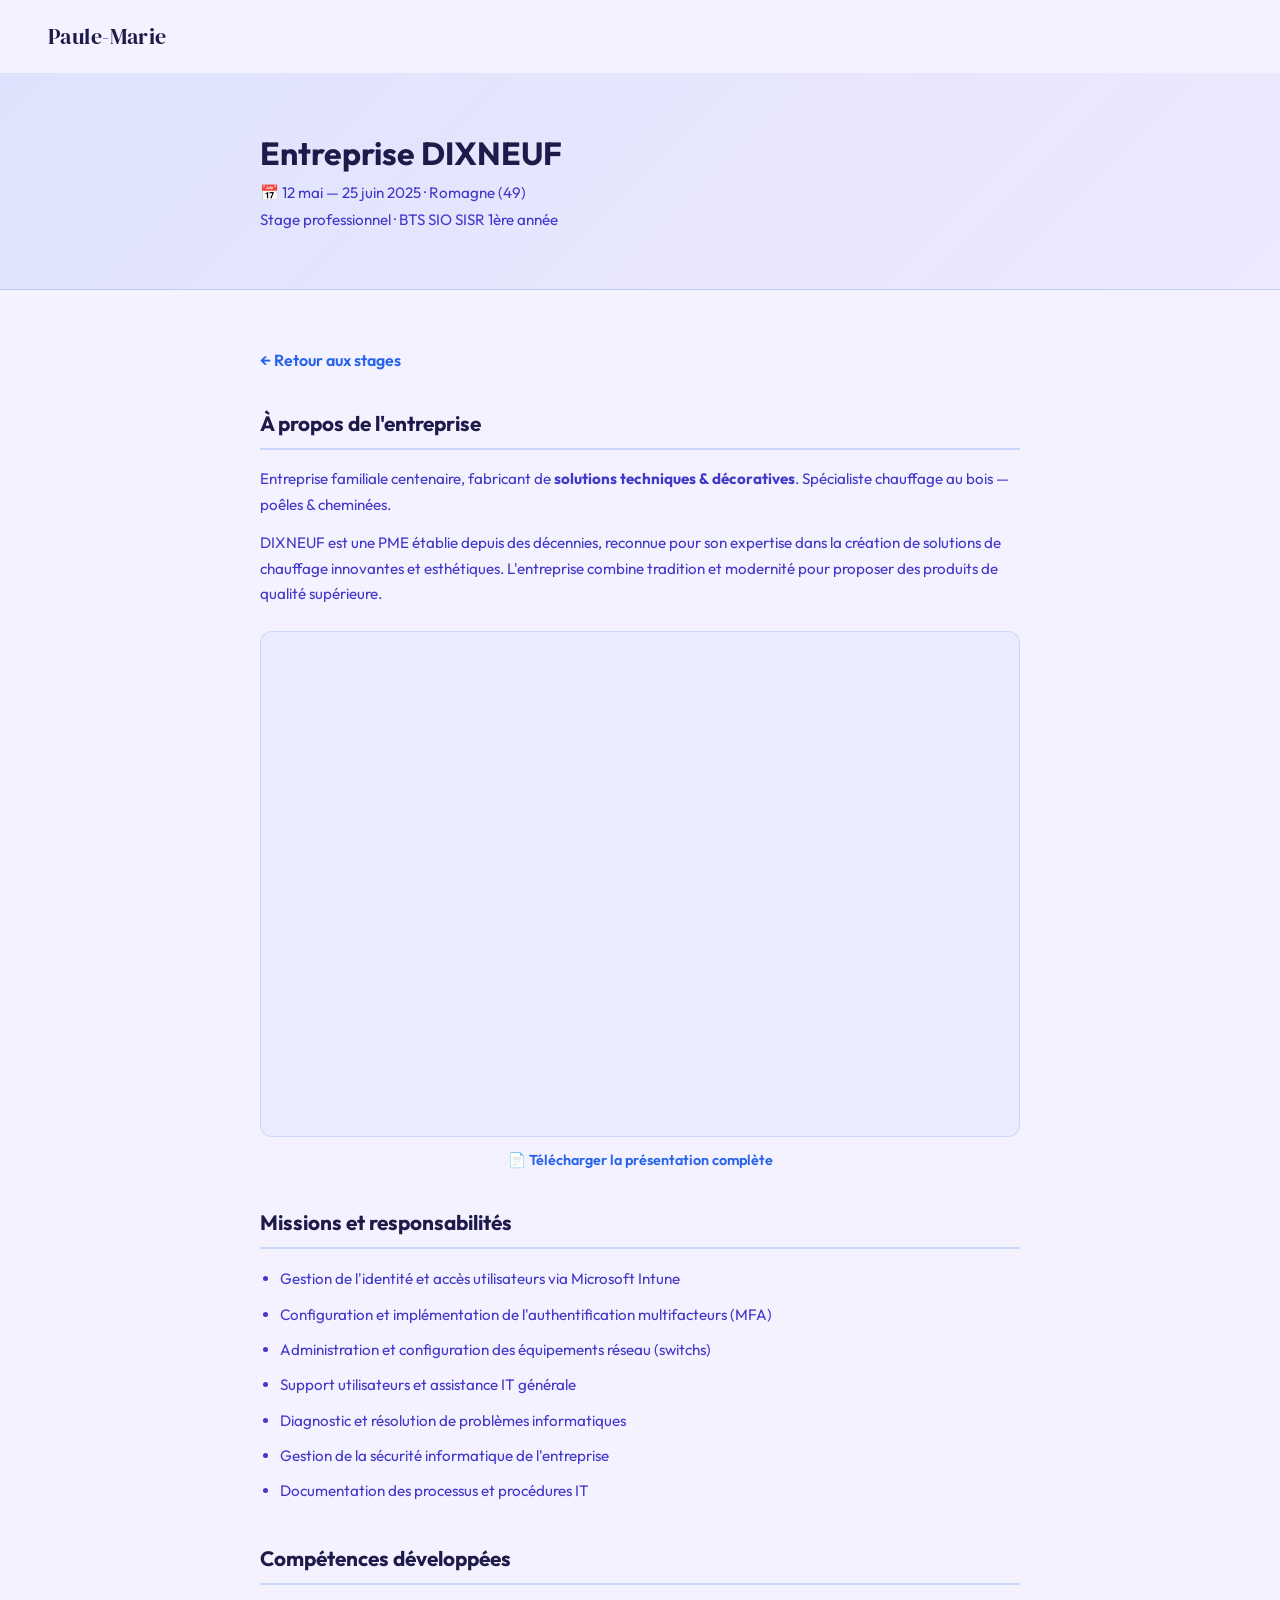
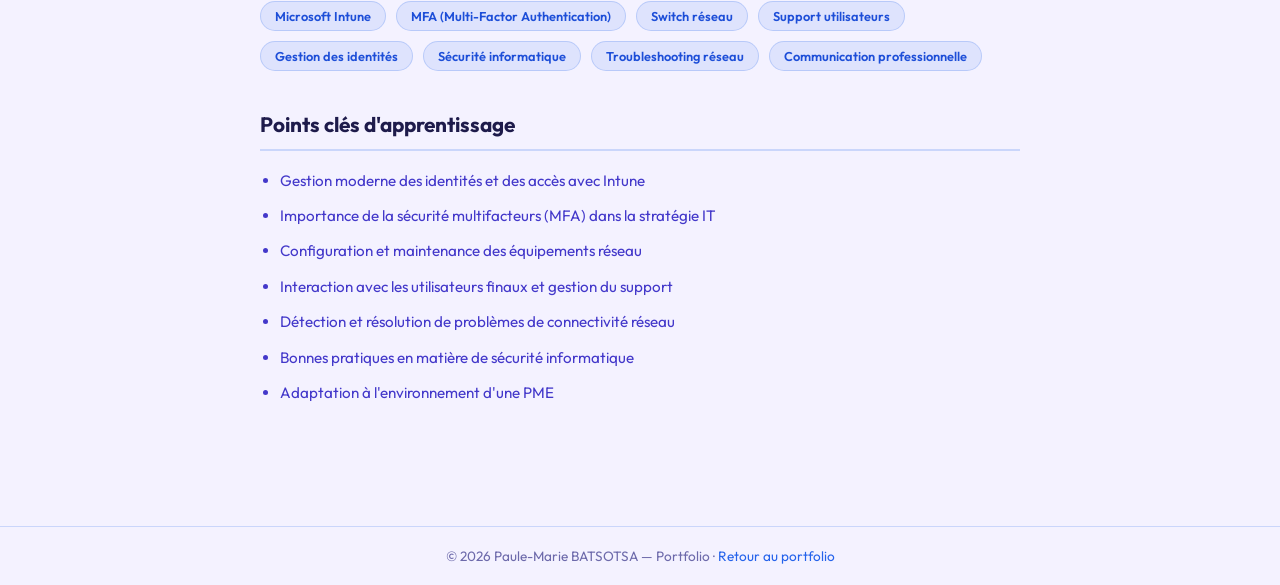
<file: stage-dixneuf.html>
<!doctype html>
<html lang="fr">
<head>
  <meta charset="UTF-8" />
  <meta name="viewport" content="width=device-width, initial-scale=1.0" />
  <title>Stage DIXNEUF — Paule-Marie BATSOTSA</title>
  <link rel="stylesheet" href="style.css" />
  <style>
    .stage-detail-header { background: linear-gradient(135deg, rgba(37,99,235,0.1), rgba(124,58,237,0.05)); padding: 40px 20px; margin-bottom: 40px; border-bottom: 1px solid rgba(37,99,235,0.2); }
    .stage-detail-container { max-width: 800px; margin: 0 auto; padding: 20px; }
    .stage-detail-header h1 { font-size: 2rem; color: var(--text-dark); margin-bottom: 10px; }
    .stage-detail-header .meta { font-size: 0.95rem; color: var(--text-mid); }
    .stage-detail-nav { display: flex; gap: 10px; align-items: center; margin-bottom: 40px; }
    .stage-detail-nav a { color: #2563eb; font-weight: 600; text-decoration: none; }
    .stage-detail-nav a:hover { text-decoration: underline; }
    .stage-section { margin-bottom: 40px; }
    .stage-section h2 { font-size: 1.3rem; color: var(--text-dark); margin-bottom: 16px; border-bottom: 2px solid rgba(37,99,235,0.2); padding-bottom: 12px; }
    .stage-section p { color: var(--text-mid); line-height: 1.7; margin-bottom: 12px; font-size: 0.95rem; }
    .stage-section ul { color: var(--text-mid); line-height: 1.8; margin-left: 20px; margin-bottom: 12px; font-size: 0.95rem; }
    .stage-section li { margin-bottom: 8px; }
    .tags-list { display: flex; flex-wrap: wrap; gap: 10px; margin-top: 16px; }
    .tag-item { padding: 6px 14px; border-radius: 999px; font-size: 0.8rem; font-weight: 600; background: rgba(37,99,235,0.1); color: #1d4ed8; border: 1px solid rgba(37,99,235,0.2); }
    footer { text-align: center; padding: 20px; margin-top: 60px; border-top: 1px solid rgba(37,99,235,0.2); color: var(--text-soft); font-size: 0.85rem; }
  </style>
</head>
<body>
  <!-- NAV RAPIDE -->
  <nav id="navbar" style="position: relative; z-index: 100;">
    <a href="index.html" class="nav-logo">Paule<span>-</span>Marie</a>
    <button class="nav-hamburger" onclick="window.history.back()" aria-label="Retour">
      ← Retour
    </button>
  </nav>

  <!-- HEADER -->
  <div class="stage-detail-header">
    <div class="stage-detail-container">
      <h1>Entreprise DIXNEUF</h1>
      <div class="meta">📅 12 mai — 25 juin 2025 · Romagne (49)</div>
      <div class="meta" style="margin-top: 8px;">Stage professionnel · BTS SIO SISR 1ère année</div>
    </div>
  </div>

  <!-- CONTENU -->
  <div class="stage-detail-container">
    <div class="stage-detail-nav">
      <a href="index.html#stage">← Retour aux stages</a>
    </div>

    <!-- À PROPOS -->
    <div class="stage-section">
      <h2>À propos de l'entreprise</h2>
      <p>Entreprise familiale centenaire, fabricant de <strong>solutions techniques & décoratives</strong>. Spécialiste chauffage au bois — poêles & cheminées.</p>
      <p>DIXNEUF est une PME établie depuis des décennies, reconnue pour son expertise dans la création de solutions de chauffage innovantes et esthétiques. L'entreprise combine tradition et modernité pour proposer des produits de qualité supérieure.</p>
      
      <!-- Présentation de l'entreprise -->
      <div style="margin-top: 24px; border: 1px solid rgba(37,99,235,0.15); border-radius: 12px; overflow: hidden; background: rgba(37,99,235,0.04);">
        <iframe src="diapo présentation entreprise Dixneuf.pdf" style="width: 100%; height: 500px; border: none;" title="Présentation DIXNEUF"></iframe>
      </div>
      <div style="text-align: center; margin-top: 12px;">
        <a href="diapo présentation entreprise Dixneuf.pdf" target="_blank" style="color: #2563eb; font-weight: 600; text-decoration: none; font-size: 0.9rem;">📄 Télécharger la présentation complète</a>
      </div>
    </div>

    <!-- MISSIONS -->
    <div class="stage-section">
      <h2>Missions et responsabilités</h2>
      <ul>
        <li>Gestion de l'identité et accès utilisateurs via Microsoft Intune</li>
        <li>Configuration et implémentation de l'authentification multifacteurs (MFA)</li>
        <li>Administration et configuration des équipements réseau (switchs)</li>
        <li>Support utilisateurs et assistance IT générale</li>
        <li>Diagnostic et résolution de problèmes informatiques</li>
        <li>Gestion de la sécurité informatique de l'entreprise</li>
        <li>Documentation des processus et procédures IT</li>
      </ul>
    </div>

    <!-- COMPÉTENCES -->
    <div class="stage-section">
      <h2>Compétences développées</h2>
      <div class="tags-list">
        <span class="tag-item">Microsoft Intune</span>
        <span class="tag-item">MFA (Multi-Factor Authentication)</span>
        <span class="tag-item">Switch réseau</span>
        <span class="tag-item">Support utilisateurs</span>
        <span class="tag-item">Gestion des identités</span>
        <span class="tag-item">Sécurité informatique</span>
        <span class="tag-item">Troubleshooting réseau</span>
        <span class="tag-item">Communication professionnelle</span>
      </div>
    </div>

    <!-- APPRENTISSAGES -->
    <div class="stage-section">
      <h2>Points clés d'apprentissage</h2>
      <ul>
        <li>Gestion moderne des identités et des accès avec Intune</li>
        <li>Importance de la sécurité multifacteurs (MFA) dans la stratégie IT</li>
        <li>Configuration et maintenance des équipements réseau</li>
        <li>Interaction avec les utilisateurs finaux et gestion du support</li>
        <li>Détection et résolution de problèmes de connectivité réseau</li>
        <li>Bonnes pratiques en matière de sécurité informatique</li>
        <li>Adaptation à l'environnement d'une PME</li>
      </ul>
    </div>

  </div>

  <footer>
    © 2026 Paule-Marie BATSOTSA — Portfolio · <a href="index.html" style="color: #2563eb; text-decoration: none;">Retour au portfolio</a>
  </footer>

  <script>
    document.querySelectorAll('a[href^="#"]').forEach(anchor => {
      anchor.addEventListener('click', function (e) {
        e.preventDefault();
        const target = document.querySelector(this.getAttribute('href'));
        if (target) target.scrollIntoView({ behavior: 'smooth' });
      });
    });
  </script>
</body>
</html>
</file>
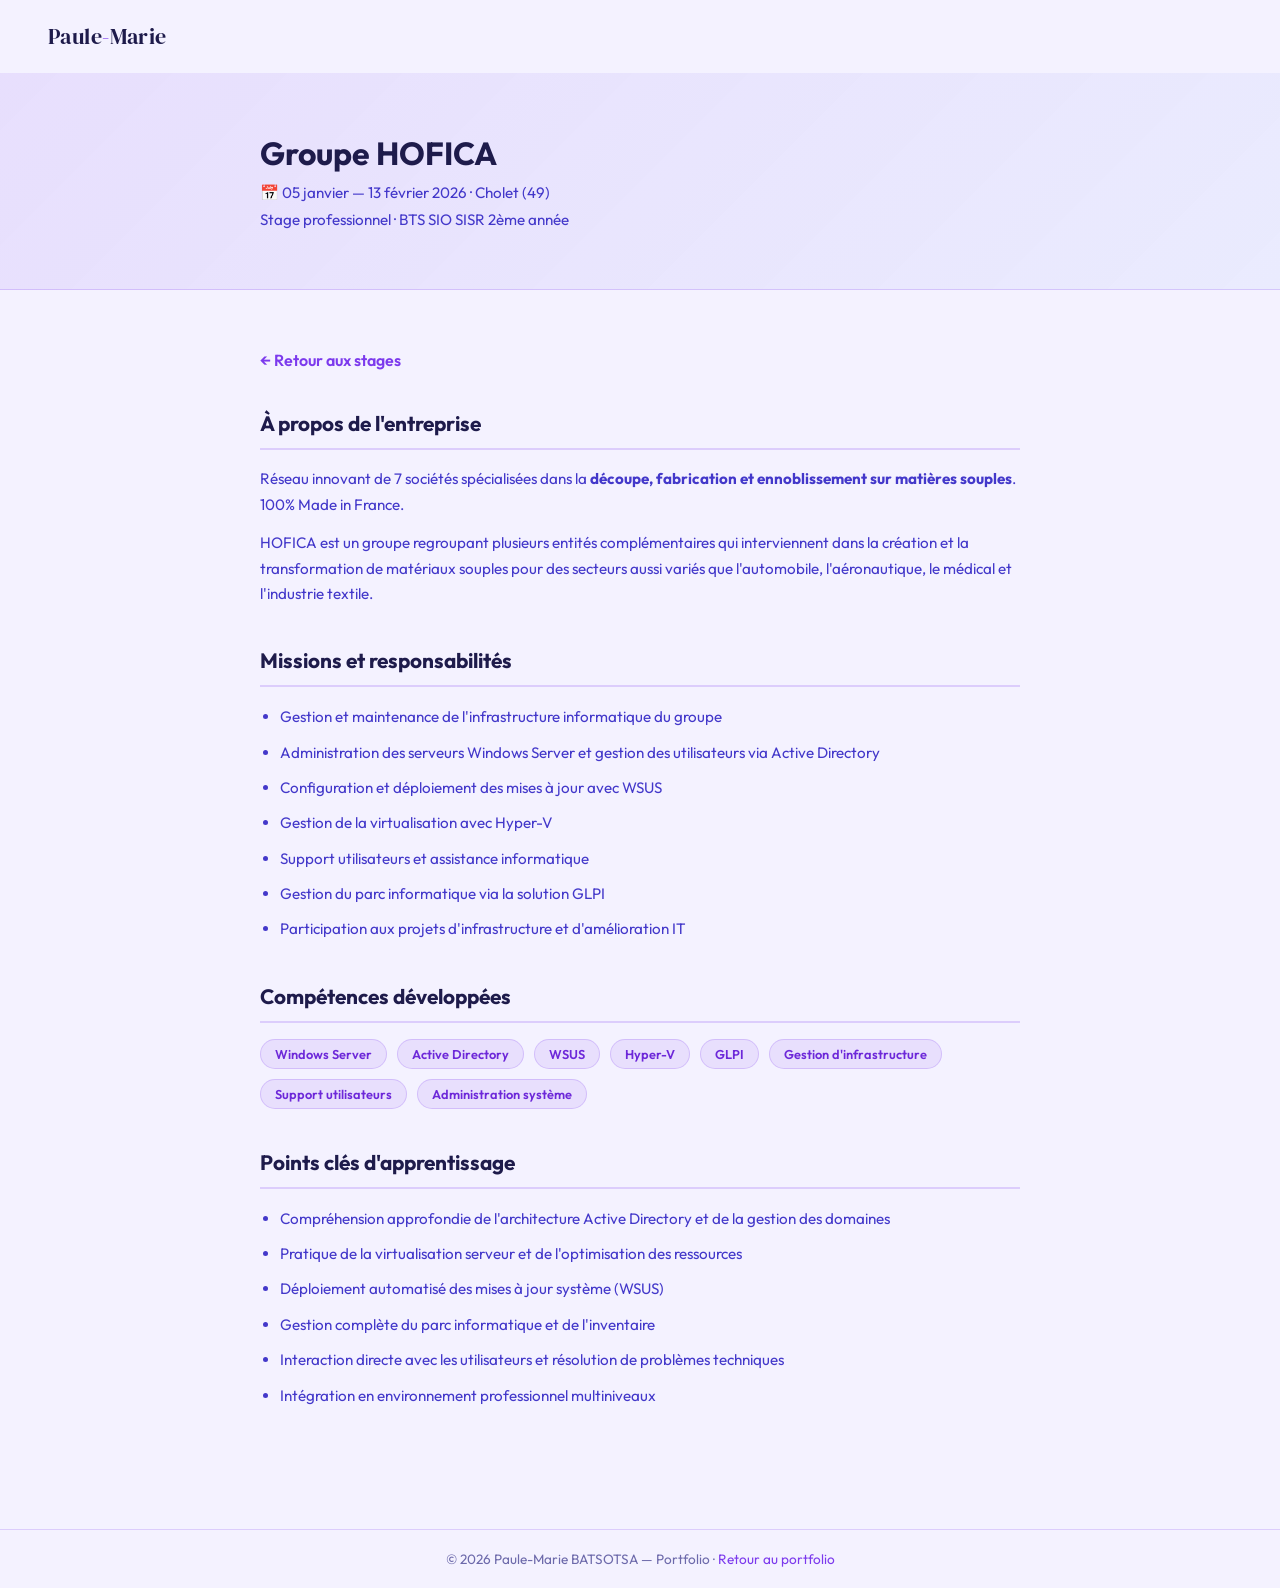
<file: stage-hofica.html>
<!doctype html>
<html lang="fr">
<head>
  <meta charset="UTF-8" />
  <meta name="viewport" content="width=device-width, initial-scale=1.0" />
  <title>Stage HOFICA — Paule-Marie BATSOTSA</title>
  <link rel="stylesheet" href="style.css" />
  <style>
    .stage-detail-header { background: linear-gradient(135deg, rgba(124,58,237,0.1), rgba(37,99,235,0.05)); padding: 40px 20px; margin-bottom: 40px; border-bottom: 1px solid rgba(124,58,237,0.2); }
    .stage-detail-container { max-width: 800px; margin: 0 auto; padding: 20px; }
    .stage-detail-header h1 { font-size: 2rem; color: var(--text-dark); margin-bottom: 10px; }
    .stage-detail-header .meta { font-size: 0.95rem; color: var(--text-mid); }
    .stage-detail-nav { display: flex; gap: 10px; align-items: center; margin-bottom: 40px; }
    .stage-detail-nav a { color: #7c3aed; font-weight: 600; text-decoration: none; }
    .stage-detail-nav a:hover { text-decoration: underline; }
    .stage-section { margin-bottom: 40px; }
    .stage-section h2 { font-size: 1.3rem; color: var(--text-dark); margin-bottom: 16px; border-bottom: 2px solid rgba(124,58,237,0.2); padding-bottom: 12px; }
    .stage-section p { color: var(--text-mid); line-height: 1.7; margin-bottom: 12px; font-size: 0.95rem; }
    .stage-section ul { color: var(--text-mid); line-height: 1.8; margin-left: 20px; margin-bottom: 12px; font-size: 0.95rem; }
    .stage-section li { margin-bottom: 8px; }
    .tags-list { display: flex; flex-wrap: wrap; gap: 10px; margin-top: 16px; }
    .tag-item { padding: 6px 14px; border-radius: 999px; font-size: 0.8rem; font-weight: 600; background: rgba(124,58,237,0.1); color: #6d28d9; border: 1px solid rgba(124,58,237,0.2); }
    footer { text-align: center; padding: 20px; margin-top: 60px; border-top: 1px solid rgba(124,58,237,0.2); color: var(--text-soft); font-size: 0.85rem; }
  </style>
</head>
<body>
  <!-- NAV RAPIDE -->
  <nav id="navbar" style="position: relative; z-index: 100;">
    <a href="index.html" class="nav-logo">Paule<span>-</span>Marie</a>
    <button class="nav-hamburger" onclick="window.history.back()" aria-label="Retour">
      ← Retour
    </button>
  </nav>

  <!-- HEADER -->
  <div class="stage-detail-header">
    <div class="stage-detail-container">
      <h1>Groupe HOFICA</h1>
      <div class="meta">📅 05 janvier — 13 février 2026 · Cholet (49)</div>
      <div class="meta" style="margin-top: 8px;">Stage professionnel · BTS SIO SISR 2ème année</div>
    </div>
  </div>

  <!-- CONTENU -->
  <div class="stage-detail-container">
    <div class="stage-detail-nav">
      <a href="index.html#stage">← Retour aux stages</a>
    </div>

    <!-- À PROPOS -->
    <div class="stage-section">
      <h2>À propos de l'entreprise</h2>
      <p>Réseau innovant de 7 sociétés spécialisées dans la <strong>découpe, fabrication et ennoblissement sur matières souples</strong>. 100% Made in France.</p>
      <p>HOFICA est un groupe regroupant plusieurs entités complémentaires qui interviennent dans la création et la transformation de matériaux souples pour des secteurs aussi variés que l'automobile, l'aéronautique, le médical et l'industrie textile.</p>
    </div>

    <!-- MISSIONS -->
    <div class="stage-section">
      <h2>Missions et responsabilités</h2>
      <ul>
        <li>Gestion et maintenance de l'infrastructure informatique du groupe</li>
        <li>Administration des serveurs Windows Server et gestion des utilisateurs via Active Directory</li>
        <li>Configuration et déploiement des mises à jour avec WSUS</li>
        <li>Gestion de la virtualisation avec Hyper-V</li>
        <li>Support utilisateurs et assistance informatique</li>
        <li>Gestion du parc informatique via la solution GLPI</li>
        <li>Participation aux projets d'infrastructure et d'amélioration IT</li>
      </ul>
    </div>

    <!-- COMPÉTENCES -->
    <div class="stage-section">
      <h2>Compétences développées</h2>
      <div class="tags-list">
        <span class="tag-item">Windows Server</span>
        <span class="tag-item">Active Directory</span>
        <span class="tag-item">WSUS</span>
        <span class="tag-item">Hyper-V</span>
        <span class="tag-item">GLPI</span>
        <span class="tag-item">Gestion d'infrastructure</span>
        <span class="tag-item">Support utilisateurs</span>
        <span class="tag-item">Administration système</span>
      </div>
    </div>

    <!-- APPRENTISSAGES -->
    <div class="stage-section">
      <h2>Points clés d'apprentissage</h2>
      <ul>
        <li>Compréhension approfondie de l'architecture Active Directory et de la gestion des domaines</li>
        <li>Pratique de la virtualisation serveur et de l'optimisation des ressources</li>
        <li>Déploiement automatisé des mises à jour système (WSUS)</li>
        <li>Gestion complète du parc informatique et de l'inventaire</li>
        <li>Interaction directe avec les utilisateurs et résolution de problèmes techniques</li>
        <li>Intégration en environnement professionnel multiniveaux</li>
      </ul>
    </div>

  </div>

  <footer>
    © 2026 Paule-Marie BATSOTSA — Portfolio · <a href="index.html" style="color: #7c3aed; text-decoration: none;">Retour au portfolio</a>
  </footer>

  <script>
    document.querySelectorAll('a[href^="#"]').forEach(anchor => {
      anchor.addEventListener('click', function (e) {
        e.preventDefault();
        const target = document.querySelector(this.getAttribute('href'));
        if (target) target.scrollIntoView({ behavior: 'smooth' });
      });
    });
  </script>
</body>
</html>
</file>
<file: style.css>
/* ═══════════════════════════════════════════════════════════
   PAULE-MARIE BATSOTSA — Portfolio
   Palette : Bleu · Violet · Blanc
   ═══════════════════════════════════════════════════════════ */

@import url('https://fonts.googleapis.com/css2?family=Outfit:wght@300;400;500;600;700;800&family=DM+Serif+Display:ital@0;1&display=swap');

/* ── VARIABLES ─────────────────────────────────────────────── */
:root {
  --blue:        #2563eb;
  --blue-light:  #60a5fa;
  --blue-pale:   #dbeafe;
  --violet:      #7c3aed;
  --violet-light:#a78bfa;
  --violet-pale: #ede9fe;
  --white:       #ffffff;
  --off-white:   #f8f7ff;
  --text-dark:   #1e1b4b;
  --text-mid:    #4338ca;
  --text-soft:   #6d6aab;
  --glass-bg:    rgba(255,255,255,0.55);
  --glass-border:rgba(255,255,255,0.5);
  --radius-xl:   24px;
  --radius-lg:   16px;
  --radius-md:   12px;
  --shadow-blue: 0 20px 60px rgba(37,99,235,0.18);
  --shadow-viol: 0 20px 60px rgba(124,58,237,0.18);
}

/* ── RESET & BASE ──────────────────────────────────────────── */
*, *::before, *::after { box-sizing: border-box; margin: 0; padding: 0; }
html { scroll-behavior: smooth; font-size: 16px; }
body {
  font-family: 'Outfit', sans-serif;
  background: #f4f2ff;
  color: white;
  overflow-x: hidden;
  min-height: 100vh;
}

/* ── CANVAS BG ─────────────────────────────────────────────── */
#bg-canvas {
  position: absolute; top: 0; left: 0;
  width: 100%; height: 100%;
  pointer-events: none; z-index: 0;
}

/* ── ORBES FLOTTANTS ───────────────────────────────────────── */
.orb {
  position: fixed; border-radius: 50%;
  filter: blur(70px); pointer-events: none; z-index: 0;
  animation: orbFloat 8s ease-in-out infinite;
}
.orb-1 { width:420px;height:420px; background:radial-gradient(circle,rgba(124,58,237,0.22),transparent 70%); top:-80px; right:-80px; animation-delay:0s; }
.orb-2 { width:340px;height:340px; background:radial-gradient(circle,rgba(37,99,235,0.2),transparent 70%); bottom:10%; left:-60px; animation-delay:-3s; }
.orb-3 { width:250px;height:250px; background:radial-gradient(circle,rgba(167,139,250,0.18),transparent 70%); top:40%; left:30%; animation-delay:-5s; }

@keyframes orbFloat {
  0%,100% { transform: translateY(0) scale(1); }
  50%      { transform: translateY(-30px) scale(1.06); }
}

/* ── GRADIENT TEXT ─────────────────────────────────────────── */
.grad-blue-violet {
  background: linear-gradient(135deg, var(--blue) 0%, var(--violet) 100%);
  -webkit-background-clip: text; -webkit-text-fill-color: transparent;
  background-clip: text;
}
.grad-violet-blue {
  background: linear-gradient(135deg, var(--violet-light) 0%, var(--blue-light) 100%);
  -webkit-background-clip: text; -webkit-text-fill-color: transparent;
  background-clip: text;
}
.grad-white {
  background: linear-gradient(135deg, #fff 0%, #e0e7ff 100%);
  -webkit-background-clip: text; -webkit-text-fill-color: transparent;
  background-clip: text;
}

/* ── GLASS CARD ────────────────────────────────────────────── */
.glass {
  background: rgba(255,255,255,0.6);
  backdrop-filter: blur(16px);
  -webkit-backdrop-filter: blur(16px);
  border: 1px solid rgba(255,255,255,0.55);
  border-radius: var(--radius-xl);
}
.glass-dark {
  background: rgba(30,27,75,0.06);
  backdrop-filter: blur(12px);
  border: 1px solid rgba(124,58,237,0.15);
  border-radius: var(--radius-xl);
}
.glass-violet {
  background: linear-gradient(135deg,rgba(124,58,237,0.08),rgba(37,99,235,0.06));
  backdrop-filter: blur(16px);
  border: 1px solid rgba(167,139,250,0.25);
  border-radius: var(--radius-xl);
}

/* ── NAVBAR ────────────────────────────────────────────────── */
#navbar {
  position: fixed; top: 0; left: 0; right: 0; z-index: 100;
  padding: 22px 48px;
  display: flex; align-items: center; justify-content: space-between;
  transition: all 0.4s ease;
}
#navbar.scrolled {
  background: rgba(255,255,255,0.88);
  backdrop-filter: blur(24px);
  border-bottom: 1px solid rgba(124,58,237,0.12);
  box-shadow: 0 4px 24px rgba(124,58,237,0.08);
  padding: 14px 48px;
}
#navbar.scrolled .nav-logo { color: #1e1b4b; }
#navbar.scrolled .nav-links a { color: #6d6aab; }
.nav-logo {
  font-family: 'DM Serif Display', serif;
  font-size: 1.35rem; color: var(--text-dark);
  letter-spacing: 0.02em; text-decoration: none;
}
.nav-logo span { color: var(--violet); }
.nav-links { display: flex; gap: 32px; list-style: none; }
.nav-links a {
  font-size: 0.82rem; font-weight: 500;
  color: var(--text-soft); text-decoration: none;
  letter-spacing: 0.04em; transition: color 0.2s;
  position: relative;
}
.nav-links a::after {
  content: ''; position: absolute; bottom: -4px; left: 0;
  width: 0; height: 2px; border-radius: 1px;
  background: linear-gradient(90deg,var(--blue),var(--violet));
  transition: width 0.3s;
}
.nav-links a:hover { color: var(--violet); }
.nav-links a:hover::after { width: 100%; }
.nav-hamburger { display:none; flex-direction:column; gap:5px; cursor:pointer; padding:4px; }
.nav-hamburger span { width:22px; height:1.5px; background:var(--text-dark); display:block; transition:all 0.3s; }

/* MOBILE MENU */
#mobile-menu {
  display: none; position: fixed; inset: 0; z-index: 99;
  background: rgba(248,247,255,0.97); backdrop-filter: blur(24px);
  flex-direction: column; align-items: center; justify-content: center; gap: 36px;
}
#mobile-menu.open { display: flex; }
#mobile-menu a {
  font-family: 'DM Serif Display', serif;
  font-size: 1.8rem; color: white;
  text-decoration: none; transition: color 0.2s;
}
#mobile-menu a:hover { color: var(--violet); }

/* ── SECTION LABEL ─────────────────────────────────────────── */
.s-label {
  font-size: 0.72rem; font-weight: 600;
  letter-spacing: 0.28em; text-transform: uppercase;
  color: var(--violet); text-align: center; margin-bottom: 10px;
  display: flex; align-items: center; justify-content: center; gap: 10px;
}
.s-label::before, .s-label::after {
  content: ''; flex: 1; max-width: 48px; height: 1px;
  background: linear-gradient(90deg,transparent,var(--violet-light));
}
.s-label::after { background: linear-gradient(90deg,var(--violet-light),transparent); }
.s-title {
  font-family: 'DM Serif Display', serif;
  font-size: clamp(2rem,5vw,3rem);
  text-align: center; margin-bottom: 8px; line-height: 1.15;
}
.s-sub { font-size: 0.9rem; color: var(--text-soft); text-align: center; margin-bottom: 52px; font-weight: 400; }

/* ── DIVIDER ───────────────────────────────────────────────── */
.s-divider {
  display: flex; align-items: center; justify-content: center;
  gap: 8px; padding: 4px 48px; position: relative; z-index: 10;
  max-width: 1100px; margin: 0 auto;
}
.s-divider-line {
  flex: 1; height: 1px;
  background: linear-gradient(90deg,transparent,rgba(124,58,237,0.25),rgba(37,99,235,0.25),transparent);
}
.s-divider-dot { width:6px; height:6px; border-radius:50%; flex-shrink:0; }
.s-divider-dot.blue  { background:var(--blue-light); opacity:0.8; }
.s-divider-dot.violet{ background:var(--violet-light); opacity:0.8; }
.s-divider-dot.big   { width:10px; height:10px; background:white; border:2px solid rgba(124,58,237,0.3); animation: divDot 2s ease-in-out infinite; }
@keyframes divDot { 0%,100%{transform:scale(1)} 50%{transform:scale(1.35)} }

/* ── HERO ──────────────────────────────────────────────────── */
#hero {
  position: relative; z-index: 10;
  min-height: 100vh;
  display: flex; align-items: center; justify-content: center;
  text-align: center; padding: 120px 24px 80px;
  overflow: hidden;
}
/* Voile radial centré : l'animation reste visible sur les bords, le texte est lisible au centre */
#hero::before {
  content: '';
  position: absolute; inset: 0; z-index: 1;
  background: radial-gradient(ellipse 65% 60% at 50% 46%,
    rgba(244,242,255,0.88) 0%,
    rgba(244,242,255,0.55) 50%,
    transparent 100%);
  pointer-events: none;
}
#hero-content {
  position: relative; z-index: 2;
}
/* Hero : même taille, même ligne, pas de coupure */
.hero-welcome {
  font-family: 'DM Serif Display', serif;
  color: var(--text-dark);
  font-size: clamp(2rem, 4.2vw, 3.2rem);
  display: inline;
  line-height: 1.2;
}
.hero-name-animated {
  font-family: 'DM Serif Display', serif;
  font-style: italic;
  font-size: clamp(2rem, 4.2vw, 3.2rem);
  display: inline;
  line-height: 1.2;
  background: linear-gradient(135deg, #7c3aed, #a855f7, #ec4899);
  background-size: 200% 200%;
  -webkit-background-clip: text;
  -webkit-text-fill-color: transparent;
  background-clip: text;
  animation: nameShimmer 4s ease-in-out infinite;
  padding-right: 6px;
}
@keyframes nameShimmer {
  0%,100% { background-position: 0% 50%; }
  50%      { background-position: 100% 50%; }
}
.hero-tag {
  display: inline-flex; align-items: center; gap: 8px;
  font-size: 0.72rem; font-weight: 600; letter-spacing: 0.22em;
  text-transform: uppercase; color: var(--violet);
  background: rgba(124,58,237,0.08);
  border: 1px solid rgba(124,58,237,0.2);
  border-radius: 999px; padding: 6px 18px; margin-bottom: 28px;
}
.hero-tag::before { content:''; width:6px; height:6px; border-radius:50%; background:var(--violet); animation: tagPulse 2s ease infinite; }
@keyframes tagPulse { 0%,100%{opacity:1} 50%{opacity:0.3} }
.hero-title {
  font-family: 'DM Serif Display', serif;
  font-size: clamp(2.8rem,8vw,5.5rem);
  line-height: 1.08; margin-bottom: 12px;
  color: white;
}
.hero-title em { font-style: italic; }
.hero-desc {
  font-size: 1.05rem; color: #3730a3;
  max-width: 560px; margin: 0 auto 40px;
  line-height: 1.8; font-weight: 400;
}
.hero-btns { display: flex; gap: 14px; justify-content: center; flex-wrap: wrap; }
.btn-primary {
  padding: 13px 30px; border-radius: 999px; font-size: 0.88rem;
  font-weight: 600; letter-spacing: 0.04em; text-decoration: none;
  background: linear-gradient(135deg,var(--blue),var(--violet));
  color: white; border: none; cursor: pointer;
  box-shadow: 0 8px 30px rgba(124,58,237,0.35);
  transition: all 0.3s; display: inline-block;
}
.btn-primary:hover { transform: translateY(-2px); box-shadow: 0 14px 40px rgba(124,58,237,0.45); }
.btn-outline {
  padding: 13px 30px; border-radius: 999px; font-size: 0.88rem;
  font-weight: 600; letter-spacing: 0.04em; text-decoration: none;
  background: rgba(255,255,255,0.7); backdrop-filter: blur(8px);
  color: var(--text-dark); border: 1px solid rgba(124,58,237,0.25);
  cursor: pointer; transition: all 0.3s; display: inline-block;
}
.btn-outline:hover { background: white; transform: translateY(-2px); box-shadow: 0 10px 30px rgba(37,99,235,0.15); }
.hero-scroll {
  position: absolute; bottom: 36px; left: 50%; transform: translateX(-50%);
  display: flex; flex-direction: column; align-items: center; gap: 6px;
}
.scroll-mouse {
  width: 22px; height: 34px; border: 2px solid rgba(124,58,237,0.4);
  border-radius: 11px; display: flex; justify-content: center; padding-top: 6px;
}
.scroll-wheel {
  width: 3px; height: 7px; border-radius: 2px;
  background: var(--violet-light);
  animation: scrollWheel 1.8s ease-in-out infinite;
}
@keyframes scrollWheel { 0%{opacity:1;transform:translateY(0)} 60%{opacity:0;transform:translateY(10px)} 100%{opacity:0;transform:translateY(10px)} }
.scroll-label { font-size: 0.65rem; letter-spacing: 0.2em; text-transform: uppercase; color: var(--text-soft); }

/* ── ABOUT ─────────────────────────────────────────────────── */
.about-grid { display: grid; grid-template-columns: 1fr 1.5fr; gap: 64px; align-items: center; }
.about-img-wrap { position: relative; }
.about-img-box {
  width: 100%; max-width: 340px; aspect-ratio: 1; margin: 0 auto;
  border-radius: 30px;
  background: linear-gradient(135deg,rgba(37,99,235,0.12),rgba(124,58,237,0.08));
  border: 1px solid rgba(255,255,255,0.6);
  display: flex; align-items: center; justify-content: center;
  overflow: hidden;
  box-shadow: 0 24px 80px rgba(124,58,237,0.18), 0 0 0 1px rgba(255,255,255,0.5);
  animation: imgFloat 7s ease-in-out infinite;
}
@keyframes imgFloat { 0%,100%{transform:translateY(0)} 50%{transform:translateY(-12px)} }
.about-img-box img { width:85%;height:85%;object-fit:contain; }
.about-img-box object { width:85%;height:85%; }
.about-ring-1 {
  position:absolute;top:-20px;left:-20px;right:-20px;bottom:-20px;
  border-radius:36px;
  border:1px solid rgba(124,58,237,0.18);
  animation: ringPulse 4s ease-in-out infinite;
}
.about-ring-2 {
  position:absolute;top:-40px;left:-40px;right:-40px;bottom:-40px;
  border-radius:44px;
  border:1px dashed rgba(37,99,235,0.12);
  animation: ringPulse 4s ease-in-out infinite 1.5s;
}
@keyframes ringPulse { 0%,100%{opacity:0.5;transform:scale(1)} 50%{opacity:1;transform:scale(1.02)} }
.about-orb-a { position:absolute;top:-12px;right:12px;width:56px;height:56px;border-radius:50%;background:linear-gradient(135deg,var(--violet),var(--blue));opacity:0.2;filter:blur(16px);animation:orbFloat 5s ease-in-out infinite; }
.about-orb-b { position:absolute;bottom:-12px;left:8px;width:44px;height:44px;border-radius:50%;background:var(--blue);opacity:0.15;filter:blur(14px);animation:orbFloat 6s ease-in-out infinite reverse; }

.about-text p { font-size:0.97rem;color:var(--text-soft);line-height:1.85;margin-bottom:18px; }
.about-text strong { color:var(--text-dark);font-weight:600; }
.skill-chips { display:flex;flex-wrap:wrap;gap:9px;margin:22px 0; }
.skill-chip {
  padding:5px 15px;font-size:0.78rem;font-weight:500;
  background:rgba(255,255,255,0.7);
  border:1px solid rgba(124,58,237,0.2);
  border-radius:999px;color:var(--text-mid);
  transition:all 0.2s;cursor:default;
}
.skill-chip:hover { background:white;border-color:var(--violet);color:var(--violet);transform:translateY(-1px); }
.lang-chips { display:flex;gap:10px;flex-wrap:wrap; }
.lang-chip {
  padding:5px 16px;font-size:0.78rem;font-weight:500;
  background:linear-gradient(135deg,rgba(37,99,235,0.08),rgba(124,58,237,0.08));
  border:1px solid rgba(124,58,237,0.18);border-radius:999px;color:var(--text-mid);
}

/* ── TIMELINE ──────────────────────────────────────────────── */
.timeline { position:relative;padding-left:44px; }
.timeline::before {
  content:'';position:absolute;left:16px;top:12px;bottom:12px;width:2px;
  background:linear-gradient(180deg,var(--blue),var(--violet),rgba(124,58,237,0.15));
  border-radius:999px;
}
.tl-item { position:relative;margin-bottom:28px; }
.tl-item:last-child { margin-bottom:0; }
.tl-dot {
  position:absolute;left:-32px;top:18px;
  width:14px;height:14px;border-radius:50%;
  background:linear-gradient(135deg,var(--blue),var(--violet));
  border:3px solid var(--off-white);
  box-shadow:0 0 0 4px rgba(124,58,237,0.2);
}
.tl-card {
  background:rgba(255,255,255,0.65);
  border:1px solid rgba(255,255,255,0.55);
  border-radius:var(--radius-lg); padding:20px 24px;
  backdrop-filter:blur(12px);
  transition:transform 0.25s,box-shadow 0.25s;
}
.tl-card:hover { transform:translateX(6px);box-shadow:0 12px 40px rgba(124,58,237,0.12); }
.tl-year { font-size:0.7rem;font-weight:700;letter-spacing:0.15em;text-transform:uppercase;color:var(--violet);margin-bottom:5px; }
.tl-title { font-size:0.97rem;font-weight:700;color:var(--text-dark);margin-bottom:3px; }
.tl-sub { font-size:0.82rem;color:var(--text-soft); }
.tl-desc { font-size:0.82rem;color:var(--text-soft);margin-top:8px;line-height:1.65; }

/* ── STAGE CARDS ───────────────────────────────────────────── */
.stage-grid { display:grid;grid-template-columns:repeat(auto-fit,minmax(260px,1fr));gap:20px; }
.stage-card {
  background:rgba(255,255,255,0.62);
  border:1px solid rgba(255,255,255,0.55);
  border-radius:var(--radius-xl); padding:28px;
  backdrop-filter:blur(14px);
  transition:all 0.3s;position:relative;overflow:hidden;
}
.stage-card::before {
  content:'';position:absolute;top:0;left:0;right:0;height:3px;
  background:linear-gradient(90deg,var(--blue),var(--violet));
  opacity:0;transition:opacity 0.3s;
}
.stage-card:hover { transform:translateY(-6px);box-shadow:0 20px 60px rgba(124,58,237,0.16); }
.stage-card:hover::before { opacity:1; }
.stage-type { font-size:0.68rem;font-weight:700;letter-spacing:0.2em;text-transform:uppercase;color:var(--violet);margin-bottom:8px; }
.stage-company { font-size:1.1rem;font-weight:700;color:var(--text-dark);margin-bottom:3px; }
.stage-date { font-size:0.78rem;color:var(--text-soft);margin-bottom:14px; }
.stage-desc { font-size:0.83rem;color:var(--text-soft);line-height:1.7; }
.stage-tags { display:flex;flex-wrap:wrap;gap:7px;margin-top:16px; }
.stage-tag {
  font-size:0.7rem;padding:4px 12px;
  background:linear-gradient(135deg,rgba(37,99,235,0.07),rgba(124,58,237,0.07));
  border:1px solid rgba(124,58,237,0.18);
  border-radius:999px;color:var(--text-mid);font-weight:500;
}

/* ── SKILL BARS ────────────────────────────────────────────── */
.skills-grid { display:grid;grid-template-columns:repeat(auto-fit,minmax(280px,1fr));gap:24px; }
.skill-block { padding:28px;border-radius:var(--radius-xl); }
.skill-block-head { display:flex;align-items:center;gap:14px;margin-bottom:24px; }
.skill-block-icon {
  width:44px;height:44px;border-radius:14px;
  display:flex;align-items:center;justify-content:center;flex-shrink:0;
}
.skill-block-icon svg { width:22px;height:22px; }
.skill-block-title { font-size:0.97rem;font-weight:700;color:var(--text-dark); }
.skill-row { margin-bottom:18px; display:flex;flex-direction:column; padding-bottom:14px; border-bottom:1px solid rgba(124,58,237,0.08); }
.skill-row:last-child { margin-bottom:0; border-bottom: none; padding-bottom:0; }
.skill-name { font-size:0.82rem;color:var(--text-mid);font-weight:500;margin-bottom:8px; display:flex;align-items:center;gap:8px; }
.skill-name::before { 
  content:'▸'; color:#7c3aed; font-weight:700; font-size:0.9rem;
}

/* ── NIVEAUX DE COMPÉTENCES ── */
.skill-level-wrap { display: flex; align-items: center; margin-top: 6px; }
.level-badge {
  display: inline-block; padding: 6px 14px; border-radius: 999px;
  font-size: 0.7rem; font-weight: 700; letter-spacing: 0.06em; white-space: nowrap;
  position: relative; overflow: hidden;
}
.level-badge::before {
  content: ''; position: absolute; top: 0; left: -100%; width: 100%; height: 100%;
  background: linear-gradient(90deg, transparent, rgba(255,255,255,0.3), transparent);
  animation: shimmer-badge 2.5s ease-in-out infinite;
}
@keyframes shimmer-badge {
  0% { left: -100%; }
  100% { left: 100%; }
}
.level-bases    { background: rgba(99,102,241,0.1);  color: #4338ca; border: 1px solid rgba(99,102,241,0.25); }
.level-autonome { background: rgba(37,99,235,0.12);  color: #1d4ed8; border: 1px solid rgba(37,99,235,0.3); }
.level-maitrise { background: rgba(124,58,237,0.12); color: #6d28d9; border: 1px solid rgba(124,58,237,0.3); }
.level-avancee  { background: linear-gradient(135deg,rgba(124,58,237,0.15),rgba(236,72,153,0.1)); color: #7c3aed; border: 1px solid rgba(124,58,237,0.35); }
.soft-skills-list { display:flex;flex-direction:column;gap:12px;margin-top:8px; }
.soft-skill { display:flex;align-items:center;gap:12px;font-size:0.85rem;color:var(--text-mid); }
.soft-dot { width:7px;height:7px;border-radius:50%;background:linear-gradient(135deg,var(--blue),var(--violet));flex-shrink:0; }
.competence-note {
  margin-top:20px;padding:14px 18px;
  background:linear-gradient(135deg,rgba(37,99,235,0.05),rgba(124,58,237,0.05));
  border:1px dashed rgba(124,58,237,0.2);border-radius:var(--radius-md);
  font-size:0.78rem;color:var(--text-soft);text-align:center;font-style:italic;
}

/* ── PROJECT CARDS ─────────────────────────────────────────── */
.projects-grid { display:grid;grid-template-columns:repeat(auto-fit,minmax(280px,1fr));gap:22px; }
.proj-card {
  background:rgba(255,255,255,0.62);
  border:1px solid rgba(255,255,255,0.55);
  border-radius:var(--radius-xl); padding:0;
  backdrop-filter:blur(14px);
  transition:all 0.35s;cursor:pointer;overflow:hidden;
}
.proj-card:hover { transform:translateY(-8px);box-shadow:0 24px 70px rgba(124,58,237,0.2); }
.proj-card-top {
  height:140px;display:flex;align-items:center;justify-content:center;
  font-size:3.2rem;position:relative;overflow:hidden;
}
.proj-card-top::after {
  content:'';position:absolute;inset:0;
  background:linear-gradient(180deg,transparent 40%,rgba(255,255,255,0.35));
}
.proj-card-body { padding:22px 24px 24px; }
.proj-card-title { font-size:1rem;font-weight:700;color:var(--text-dark);margin-bottom:8px; }
.proj-card-desc { font-size:0.82rem;color:var(--text-soft);line-height:1.7;margin-bottom:16px; }
.proj-tags { display:flex;flex-wrap:wrap;gap:7px; }
.proj-tag {
  font-size:0.7rem;padding:4px 12px;
  background:rgba(255,255,255,0.6);
  border:1px solid rgba(124,58,237,0.18);
  border-radius:999px;color:var(--text-mid);font-weight:500;
}
.proj-gradient-1 { background:linear-gradient(135deg,rgba(37,99,235,0.15),rgba(96,165,250,0.1)); }
.proj-gradient-2 { background:linear-gradient(135deg,rgba(124,58,237,0.15),rgba(167,139,250,0.1)); }
.proj-gradient-3 { background:linear-gradient(135deg,rgba(16,185,129,0.12),rgba(52,211,153,0.08)); }

/* ── CERTIF ────────────────────────────────────────────────── */
.certif-wrap { display:grid;grid-template-columns:repeat(auto-fit,minmax(260px,1fr));gap:18px; }
.certif-card {
  display:flex;align-items:center;gap:18px;padding:22px 26px;
  background:rgba(255,255,255,0.62);
  border:1px solid rgba(255,255,255,0.55);
  border-radius:var(--radius-lg);backdrop-filter:blur(12px);
  transition:all 0.25s;
}
.certif-card:hover { transform:translateY(-3px);box-shadow:0 14px 40px rgba(124,58,237,0.14); }
.certif-icon {
  width:48px;height:48px;border-radius:14px;flex-shrink:0;
  background:linear-gradient(135deg,var(--blue),var(--violet));
  display:flex;align-items:center;justify-content:center;
}
.certif-icon svg { width:22px;height:22px;stroke:white;fill:none;stroke-width:1.5;stroke-linecap:round;stroke-linejoin:round; }
.certif-name { font-size:0.97rem;font-weight:700;color:var(--text-dark);margin-bottom:3px; }
.certif-org { font-size:0.78rem;color:var(--text-soft); }

/* ── CONTACT ───────────────────────────────────────────────── */
.contact-chips { display:flex;flex-wrap:wrap;gap:10px;justify-content:center;margin-bottom:32px; }
.contact-chip {
  display:flex;align-items:center;gap:8px;
  padding:9px 18px;
  background:rgba(255,255,255,0.65);backdrop-filter:blur(8px);
  border:1px solid rgba(124,58,237,0.18);
  border-radius:999px;font-size:0.82rem;color:var(--text-mid);
  text-decoration:none;font-weight:500;transition:all 0.2s;
}
.contact-chip:hover { background:white;border-color:var(--violet);color:var(--violet);transform:translateY(-1px); }
.contact-chip svg { width:14px;height:14px;stroke:var(--violet);fill:none;stroke-width:1.5; }
.contact-form-wrap {
  background:rgba(255,255,255,0.65);backdrop-filter:blur(16px);
  border:1px solid rgba(255,255,255,0.55);border-radius:var(--radius-xl);
  padding:36px;max-width:500px;margin:0 auto;
}
.f-row { margin-bottom:16px; }
.f-input {
  width:100%;padding:14px 18px;font-size:0.9rem;font-family:'Outfit',sans-serif;
  color:var(--text-dark);background:rgba(255,255,255,0.75);
  border:1px solid rgba(124,58,237,0.2);border-radius:var(--radius-md);
  outline:none;transition:all 0.2s;
}
.f-input:focus { border-color:var(--violet);background:white;box-shadow:0 0 0 4px rgba(124,58,237,0.1); }
.f-input::placeholder { color:rgba(124,58,237,0.4); }
textarea.f-input { resize:none;height:120px; }
.f-btn {
  width:100%;padding:14px;font-size:0.9rem;font-weight:700;
  font-family:'Outfit',sans-serif;letter-spacing:0.05em;
  background:linear-gradient(135deg,var(--blue),var(--violet));
  color:white;border:none;border-radius:var(--radius-md);cursor:pointer;
  box-shadow:0 8px 28px rgba(124,58,237,0.3);transition:all 0.3s;
}
.f-btn:hover { transform:translateY(-2px);box-shadow:0 14px 38px rgba(124,58,237,0.4); }
.f-btn.sent { background:linear-gradient(135deg,#059669,#10b981);box-shadow:0 8px 28px rgba(16,185,129,0.3); }

/* ── FOOTER ────────────────────────────────────────────────── */
footer {
  position:relative;z-index:10;text-align:center;
  padding:32px 48px;font-size:0.82rem;color:var(--text-soft);
  border-top:1px solid rgba(124,58,237,0.1);
}
footer strong { color:var(--text-dark);font-weight:700; }

/* ── SECTIONS COMMON ───────────────────────────────────────── */
section { position:relative;z-index:10;padding:96px 48px; }
.section-inner { max-width:1020px;margin:0 auto; }

/* ── REVEAL ANIMATIONS ─────────────────────────────────────── */
.reveal { opacity:0;transform:translateY(42px);transition:opacity 0.75s ease,transform 0.75s ease; }
.reveal.visible { opacity:1;transform:translateY(0); }
.reveal-left { opacity:0;transform:translateX(-48px);transition:opacity 0.75s ease,transform 0.75s ease; }
.reveal-left.visible { opacity:1;transform:translateX(0); }
.reveal-right { opacity:0;transform:translateX(48px);transition:opacity 0.75s ease,transform 0.75s ease; }
.reveal-right.visible { opacity:1;transform:translateX(0); }
.d1{transition-delay:0.08s}.d2{transition-delay:0.18s}.d3{transition-delay:0.28s}.d4{transition-delay:0.38s}

/* ── RESPONSIVE ────────────────────────────────────────────── */
@media(max-width:900px){
  .about-grid { grid-template-columns:1fr;gap:40px; }
  .about-img-box { max-width:260px; }
  section { padding:72px 24px; }
  #navbar,#navbar.scrolled { padding-left:24px;padding-right:24px; }
  .nav-links { display:none; }
  .nav-hamburger { display:flex; }
  .s-divider { padding:4px 24px; }
}

/* ── ABOUT : IDENTITÉ & STATUT ─────────────────────────────── */
.about-identity {
  text-align: center; margin-bottom: 40px;
}
.about-fullname {
  font-family: 'DM Serif Display', serif;
  font-size: 2rem; color: white;
  letter-spacing: 0.02em; margin-bottom: 14px;
}
.about-status-row {
  display: flex; align-items: center; justify-content: center;
  gap: 14px; flex-wrap: wrap;
}
.about-status {
  display: inline-flex; align-items: center; gap: 7px;
  padding: 7px 18px; border-radius: 999px;
  font-size: 0.82rem; font-weight: 600;
}
.about-status.active {
  background: linear-gradient(135deg,rgba(37,99,235,0.1),rgba(124,58,237,0.1));
  border: 1px solid rgba(124,58,237,0.22); color: var(--text-mid);
}
.about-status.next {
  background: linear-gradient(135deg,rgba(236,72,153,0.1),rgba(168,85,247,0.1));
  border: 1px solid rgba(236,72,153,0.25); color: #9d174d;
}
.about-status-sep { font-size: 1.2rem; color: var(--text-soft); }

/* ── CV BUBBLE ─────────────────────────────────────────────── */
.cv-bubble-row {
  display: flex; flex-wrap: nowrap; gap: 10px;
  margin-top: 20px;
}
.cv-bubble {
  display: flex; align-items: center; gap: 10px;
  padding: 9px 10px;
  background: rgba(255,255,255,0.7);
  border: 1px solid rgba(124,58,237,0.2);
  border-radius: var(--radius-lg);
  backdrop-filter: blur(10px);
  transition: all 0.25s;
  flex: 1 1 260px;
  max-width: 50%;
  min-width: 240px;
}
.cv-bubble:hover { box-shadow: 0 6px 16px rgba(124,58,237,0.12); transform: translateY(-2px); }
.cv-bubble-link { text-decoration: none; color: inherit; }
.cv-bubble-icon {
  width: 30px; height: 30px; border-radius: 12px; flex-shrink: 0;
  background: linear-gradient(135deg, var(--blue), var(--violet));
  display: flex; align-items: center; justify-content: center;
}
.cv-bubble-icon svg { width: 13px; height: 13px; stroke: white; fill: none; stroke-width: 1.5; }
.cv-bubble-link .cv-bubble-icon svg { fill: white; stroke: none; }
.cv-bubble-text { flex: 1; }
.cv-bubble-title { font-size: 0.78rem; font-weight: 700; color: var(--text-dark); margin-bottom: 2px; }
.cv-bubble-sub { font-size: 0.66rem; color: var(--text-soft); }
.cv-bubble-btn {
  padding: 4px 8px; border-radius: 999px; font-size: 0.68rem; font-weight: 600;
  background: linear-gradient(135deg, var(--blue), var(--violet));
  color: white; text-decoration: none; white-space: nowrap;
  transition: all 0.2s; border: none; cursor: pointer;
}
.cv-bubble-btn:hover { opacity: 0.88; transform: translateY(-1px); }

@media (max-width: 900px) {
  .cv-bubble-row {
    flex-wrap: wrap;
  }
  .cv-bubble {
    max-width: 100%;
  }
}

@media (max-width: 860px) {
  .cv-bubble {
    max-width: 100%;
  }
}

/* ── STAGES ────────────────────────────────────────────────── */
.stage-grid { display: grid; grid-template-columns: repeat(auto-fit, minmax(320px, 1fr)); gap: 20px; margin-top: 28px; }
.stage-card { 
  padding: 24px; border-radius: 16px; border: 1px solid rgba(255,255,255,0.2);
  background: rgba(255,255,255,0.08); backdrop-filter: blur(10px);
  transition: all 0.3s ease; position: relative; overflow: hidden;
}
.stage-card::before {
  content: ''; position: absolute; top: 0; left: -100%; width: 100%; height: 100%;
  background: linear-gradient(90deg, transparent, rgba(255,255,255,0.1), transparent);
  transition: left 0.5s ease;
}
.stage-card:hover::before { left: 100%; }
.stage-card-detail { cursor: pointer; }
.stage-card-detail:hover { transform: translateY(-6px); box-shadow: 0 20px 50px rgba(124,58,237,0.18); }
.stage-logo-row { display: flex; align-items: center; gap: 14px; margin-bottom: 12px; }
.stage-logo-box { width: 52px; height: 52px; border-radius: 14px; flex-shrink: 0; display: flex; align-items: center; justify-content: center; }
.stage-logo-hofica { background: rgba(124,58,237,0.08); border: 1px solid rgba(124,58,237,0.18); }
.stage-logo-dixneuf { background: rgba(37,99,235,0.08); border: 1px solid rgba(37,99,235,0.18); }
.stage-type { font-size: 0.75rem; font-weight: 700; color: #9ca3af; letter-spacing: 0.06em; text-transform: uppercase; }
.stage-company { font-size: 1.05rem; font-weight: 700; color: var(--text-dark); margin-top: 2px; }
.stage-date { font-size: 0.82rem; color: var(--text-soft); margin: 12px 0; }
.stage-desc { font-size: 0.9rem; color: var(--text-mid); line-height: 1.5; margin-bottom: 14px; }
.stage-tags { display: flex; flex-wrap: wrap; gap: 8px; margin-bottom: 12px; }
.stage-tag { 
  display: inline-block; padding: 4px 10px; border-radius: 999px;
  font-size: 0.7rem; font-weight: 600; background: rgba(124,58,237,0.1);
  color: #6d28d9; border: 1px solid rgba(124,58,237,0.2);
}
.stage-cta { margin-top: 14px; font-size: 0.78rem; font-weight: 700; color: #7c3aed; }
.stage-card-detail .stage-cta { cursor: pointer; }
.stage-card-detail:hover .stage-cta { color: #6d28d9; }

/* ── PROJETS : CATÉGORIES + PANELS ────────────────────────────*/
.proj-category-label {
  font-size: 0.65rem; font-weight: 700; letter-spacing: 0.2em;
  text-transform: uppercase; color: var(--violet); margin-bottom: 6px;
}
.proj-expand-hint {
  margin-top: 14px; font-size: 0.75rem; color: var(--text-soft);
  font-style: italic; transition: color 0.2s;
}
.proj-category-card { cursor: pointer; }
.proj-category-card:hover .proj-expand-hint { color: var(--violet); }
.proj-category-card.active { border-color: rgba(124,58,237,0.4); box-shadow: 0 0 0 2px rgba(124,58,237,0.15); }

.proj-panel {
  display: none; margin-top: 24px;
  background: rgba(255,255,255,0.55);
  border: 1px solid rgba(124,58,237,0.15);
  border-radius: var(--radius-xl); padding: 28px;
  backdrop-filter: blur(12px);
  animation: panelIn 0.35s ease;
}
.proj-panel.open { display: block; }
@keyframes panelIn { from { opacity:0; transform:translateY(-12px); } to { opacity:1; transform:translateY(0); } }
.proj-panel-title {
  font-family: 'DM Serif Display', serif;
  font-size: 1.3rem; color: var(--text-dark); margin-bottom: 20px;
}
.proj-panel-grid { display: grid; grid-template-columns: repeat(auto-fit, minmax(260px,1fr)); gap: 16px; }
.proj-detail-card {
  background: rgba(255,255,255,0.7);
  border: 1px solid rgba(255,255,255,0.6);
  border-radius: var(--radius-lg); padding: 20px 22px;
  transition: all 0.25s;
}
.proj-detail-card:hover { transform: translateY(-3px); box-shadow: 0 10px 30px rgba(124,58,237,0.12); }
.proj-detail-header { display: flex; align-items: flex-start; gap: 10px; margin-bottom: 6px; }
.proj-ap-badge {
  display: inline-block; padding: 3px 10px; border-radius: 999px; flex-shrink: 0;
  font-size: 0.7rem; font-weight: 700; letter-spacing: 0.1em;
  background: linear-gradient(135deg, var(--blue), var(--violet));
  color: white;
}
.proj-detail-title { font-size: 0.92rem; font-weight: 700; color: var(--text-dark); line-height: 1.4; }
.proj-detail-sub { font-size: 0.75rem; color: var(--text-soft); margin-bottom: 12px; }
.proj-detail-docs { display: flex; flex-wrap: wrap; gap: 8px; }
.doc-chip {
  display: inline-flex; align-items: center; text-decoration: none;
  font-size: 0.72rem; padding: 4px 12px; border-radius: 999px; font-weight: 500;
}
.doc-tech { background: rgba(37,99,235,0.08); border: 1px solid rgba(37,99,235,0.2); color: var(--blue); }
.doc-test { background: rgba(124,58,237,0.08); border: 1px solid rgba(124,58,237,0.2); color: var(--violet); }

/* ── CERTIFICATIONS REDESIGN ────────────────────────────────── */
.certif-wrap { display: grid; grid-template-columns: repeat(auto-fit,minmax(300px,1fr)); gap: 20px; max-width: 760px; margin: 0 auto; }
.certif-card {
  display: flex; align-items: flex-start; gap: 18px; padding: 24px;
  background: rgba(255,255,255,0.65);
  border: 1px solid rgba(255,255,255,0.55);
  border-radius: var(--radius-xl); backdrop-filter: blur(12px);
  transition: all 0.25s;
}
.certif-card:hover { transform: translateY(-4px); box-shadow: 0 16px 48px rgba(124,58,237,0.14); }
.certif-icon-blue { background: linear-gradient(135deg,var(--blue),#3b82f6); }
.certif-icon-violet { background: linear-gradient(135deg,var(--violet),#a855f7); }
.certif-icon {
  width: 48px; height: 48px; border-radius: 14px; flex-shrink: 0;
  display: flex; align-items: center; justify-content: center;
}
.certif-icon svg { width: 22px; height: 22px; }
.certif-body { flex: 1; }
.certif-name { font-size: 0.97rem; font-weight: 700; color: var(--text-dark); margin-bottom: 3px; }
.certif-org { font-size: 0.78rem; color: var(--text-soft); margin-bottom: 14px; }
.certif-score { display: flex; align-items: center; gap: 10px; margin-bottom: 14px; }
.certif-score-bar-wrap { flex: 1; height: 6px; border-radius: 999px; background: rgba(124,58,237,0.1); overflow: hidden; }
.certif-score-bar { height: 100%; border-radius: 999px; background: linear-gradient(90deg,var(--blue),var(--violet)); transition: width 1.4s ease; }
.certif-score-violet { background: linear-gradient(90deg,var(--violet),#a855f7); }
.certif-score-label { font-size: 0.78rem; font-weight: 700; color: var(--text-mid); white-space: nowrap; }
.certif-upload-btn {
  display: inline-flex; align-items: center; gap: 6px;
  padding: 7px 14px; border-radius: 999px; cursor: pointer;
  font-size: 0.75rem; font-weight: 600; color: var(--violet);
  background: rgba(124,58,237,0.07); border: 1px dashed rgba(124,58,237,0.3);
  transition: all 0.2s;
}
.certif-upload-btn:hover { background: rgba(124,58,237,0.12); }
.certif-download-btn {
  display: inline-flex; align-items: center; gap: 6px;
  padding: 7px 14px; border-radius: 999px;
  font-size: 0.75rem; font-weight: 600; color: var(--violet);
  background: rgba(124,58,237,0.07); border: 1px solid rgba(124,58,237,0.3);
  text-decoration: none; transition: all 0.2s;
}
.certif-download-btn:hover { background: rgba(124,58,237,0.12); color: var(--violet-light); }
.certif-file-preview { margin-top: 8px; font-size: 0.75rem; color: var(--blue); }

/* ══════════════════════════════════════════════════
   VEILLE TECHNOLOGIQUE
   ══════════════════════════════════════════════════ */

.veille-problematique {
  display: flex; align-items: flex-start; gap: 16px;
  padding: 20px 24px; margin-bottom: 28px;
  background: linear-gradient(135deg,rgba(124,58,237,0.06),rgba(37,99,235,0.04));
  border: 1px solid rgba(124,58,237,0.18); border-radius: 16px;
  border-left: 4px solid #7c3aed;
}
.vp-icon { font-size: 1.6rem; flex-shrink: 0; margin-top: 2px; }
.vp-label { font-size: 0.68rem; font-weight: 700; letter-spacing: 0.18em;
  text-transform: uppercase; color: #7c3aed; margin-bottom: 6px; }
.vp-text { font-size: 0.92rem; color: #1e1b4b; font-weight: 500;
  line-height: 1.6; font-style: italic; }

.veille-objectifs {
  padding: 20px 24px; margin-bottom: 28px;
  background: rgba(255,255,255,0.55); border: 1px solid rgba(255,255,255,0.55);
  border-radius: 24px;
}
.vo-title { font-size: 0.9rem; font-weight: 700; color: #1e1b4b; margin-bottom: 16px; }
.vo-grid { display: grid; grid-template-columns: repeat(auto-fit,minmax(200px,1fr)); gap: 12px; }
.vo-item { display: flex; align-items: center; gap: 10px; padding: 10px 14px;
  background: rgba(255,255,255,0.7); border: 1px solid rgba(124,58,237,0.12);
  border-radius: 10px; font-size: 0.82rem; color: #4338ca; font-weight: 500; }
.vo-icon { font-size: 1.1rem; flex-shrink: 0; }

.veille-methode {
  padding: 20px 24px; margin-bottom: 32px;
  background: rgba(255,255,255,0.55); border: 1px solid rgba(255,255,255,0.55);
  border-radius: 24px;
}
.vm-title { font-size: 0.9rem; font-weight: 700; color: #1e1b4b; margin-bottom: 18px; }
.vm-steps { display: flex; align-items: center; gap: 10px; flex-wrap: wrap; }
.vm-step { display: flex; align-items: center; gap: 12px; flex: 1; min-width: 130px;
  padding: 14px 16px; background: rgba(255,255,255,0.7);
  border: 1px solid rgba(124,58,237,0.14); border-radius: 12px; }
.vm-num { width: 28px; height: 28px; border-radius: 50%; flex-shrink: 0;
  background: linear-gradient(135deg,#2563eb,#7c3aed);
  color: white; display: flex; align-items: center; justify-content: center;
  font-size: 0.75rem; font-weight: 700; }
.vm-step-title { font-size: 0.82rem; font-weight: 700; color: #1e1b4b; margin-bottom: 2px; }
.vm-step-desc { font-size: 0.72rem; color: #6d6aab; line-height: 1.4; }
.vm-arrow { font-size: 1.2rem; color: #a78bfa; flex-shrink: 0; }

.veille-feeds { display: flex; flex-direction: column; gap: 24px; margin-bottom: 32px; }
.feed-section { border-radius: 24px; overflow: hidden;
  background: rgba(255,255,255,0.55); border: 1px solid rgba(255,255,255,0.55);
  box-shadow: 0 4px 20px rgba(124,58,237,0.07); }
.feed-header { display: flex; align-items: center; gap: 10px;
  padding: 14px 20px; border-bottom: 1px solid rgba(255,255,255,0.4); }
.feed-red    { background: linear-gradient(135deg,rgba(239,68,68,0.08),rgba(220,38,38,0.04)); }
.feed-orange { background: linear-gradient(135deg,rgba(249,115,22,0.08),rgba(234,88,12,0.04)); }
.feed-blue   { background: linear-gradient(135deg,rgba(37,99,235,0.08),rgba(29,78,216,0.04)); }
.feed-violet { background: linear-gradient(135deg,rgba(124,58,237,0.08),rgba(109,40,217,0.04)); }
.feed-indicator { width: 8px; height: 8px; border-radius: 50%; background: #ef4444;
  flex-shrink: 0; animation: feedBlink 2s ease-in-out infinite; }
@keyframes feedBlink { 0%,100%{opacity:1} 50%{opacity:0.3} }
.feed-title { font-size: 0.85rem; font-weight: 700; color: #1e1b4b; flex: 1; }
.feed-source { font-size: 0.68rem; color: #6d6aab; font-style: italic; }
.feed-live { font-size: 0.6rem; font-weight: 700; letter-spacing: 0.15em;
  padding: 2px 8px; border-radius: 999px; background: rgba(239,68,68,0.12);
  color: #dc2626; border: 1px solid rgba(239,68,68,0.2); }
.feed-cards { padding: 16px; display: grid;
  grid-template-columns: repeat(auto-fill,minmax(280px,1fr)); gap: 12px; }
.feed-loading { grid-column: 1/-1; display: flex; align-items: center; gap: 10px;
  padding: 20px; font-size: 0.82rem; color: #6d6aab; font-style: italic; }
.feed-spinner { width: 18px; height: 18px; border-radius: 50%;
  border: 2px solid rgba(124,58,237,0.15); border-top-color: #7c3aed;
  animation: feedSpin 0.8s linear infinite; flex-shrink: 0; }
@keyframes feedSpin { to { transform: rotate(360deg); } }
.feed-error { grid-column: 1/-1; padding: 16px; font-size: 0.8rem;
  color: #6d6aab; text-align: center; font-style: italic; }

.feed-card { background: rgba(255,255,255,0.75); border: 1px solid rgba(255,255,255,0.6);
  border-radius: 12px; padding: 14px 16px; transition: all 0.25s;
  text-decoration: none; display: block; }
.feed-card:hover { transform: translateY(-3px);
  box-shadow: 0 10px 28px rgba(124,58,237,0.14); border-color: rgba(124,58,237,0.2); }
.fc-badge { display: inline-block; font-size: 0.62rem; font-weight: 700;
  letter-spacing: 0.12em; text-transform: uppercase; padding: 2px 8px;
  border-radius: 999px; margin-bottom: 8px; }
.fc-badge.red    { background: rgba(239,68,68,0.1); color: #dc2626; border: 1px solid rgba(239,68,68,0.2); }
.fc-badge.orange { background: rgba(249,115,22,0.1); color: #ea580c; border: 1px solid rgba(249,115,22,0.2); }
.fc-badge.blue   { background: rgba(37,99,235,0.1); color: #1d4ed8; border: 1px solid rgba(37,99,235,0.2); }
.fc-badge.violet { background: rgba(124,58,237,0.1); color: #6d28d9; border: 1px solid rgba(124,58,237,0.2); }
.fc-title { font-size: 0.82rem; font-weight: 700; color: #1e1b4b;
  line-height: 1.4; margin-bottom: 6px; }
.fc-desc { font-size: 0.72rem; color: #6d6aab; line-height: 1.55; margin-bottom: 8px;
  display: -webkit-box; -webkit-line-clamp: 2; -webkit-box-orient: vertical; overflow: hidden; }
.fc-meta { display: flex; align-items: center; justify-content: space-between;
  font-size: 0.68rem; color: #6d6aab; }
.fc-read { color: #7c3aed; font-weight: 600; }

.veille-sources { padding: 20px 24px; margin-bottom: 24px;
  background: rgba(255,255,255,0.55); border: 1px solid rgba(255,255,255,0.55);
  border-radius: 24px; }
.vs-title { font-size: 0.9rem; font-weight: 700; color: #1e1b4b; margin-bottom: 16px; }
.vs-grid { display: grid; grid-template-columns: repeat(auto-fit,minmax(160px,1fr)); gap: 16px; }
.vs-cat-title { font-size: 0.72rem; font-weight: 700; color: #7c3aed;
  letter-spacing: 0.1em; text-transform: uppercase; margin-bottom: 8px; }
.vs-link { display: block; font-size: 0.78rem; color: #4338ca; font-weight: 500;
  padding: 5px 0; text-decoration: none; transition: color 0.2s;
  border-bottom: 1px solid rgba(124,58,237,0.08); }
.vs-link:hover { color: #7c3aed; }
.vs-tool { font-size: 0.78rem; color: #6d6aab; padding: 5px 0;
  border-bottom: 1px solid rgba(124,58,237,0.08); }

.veille-conclusion { display: flex; align-items: flex-start; gap: 14px;
  padding: 18px 22px;
  background: linear-gradient(135deg,rgba(37,99,235,0.06),rgba(124,58,237,0.06));
  border: 1px solid rgba(124,58,237,0.16); border-radius: 16px; }
.vc-icon { font-size: 1.4rem; flex-shrink: 0; }
.vc-text { font-size: 0.85rem; color: #4338ca; line-height: 1.75; font-style: italic; }


/* ══════════════════════════════════════════════════
   VEILLE TECHNOLOGIQUE
   ══════════════════════════════════════════════════ */

.veille-problematique {
  display: flex; align-items: flex-start; gap: 16px;
  padding: 20px 24px; margin-bottom: 28px;
  background: linear-gradient(135deg,rgba(124,58,237,0.06),rgba(37,99,235,0.04));
  border: 1px solid rgba(124,58,237,0.18); border-radius: 16px;
  border-left: 4px solid #7c3aed;
}
.vp-icon { font-size: 1.6rem; flex-shrink: 0; margin-top: 2px; }
.vp-label { font-size: 0.68rem; font-weight: 700; letter-spacing: 0.18em;
  text-transform: uppercase; color: #7c3aed; margin-bottom: 6px; }
.vp-text { font-size: 0.92rem; color: #1e1b4b; font-weight: 500;
  line-height: 1.6; font-style: italic; }

.veille-objectifs {
  padding: 20px 24px; margin-bottom: 28px;
  background: rgba(255,255,255,0.55); border: 1px solid rgba(255,255,255,0.55);
  border-radius: 24px;
}
.vo-title { font-size: 0.9rem; font-weight: 700; color: #1e1b4b; margin-bottom: 16px; }
.vo-grid { display: grid; grid-template-columns: repeat(auto-fit,minmax(200px,1fr)); gap: 12px; }
.vo-item { display: flex; align-items: center; gap: 10px; padding: 10px 14px;
  background: rgba(255,255,255,0.7); border: 1px solid rgba(124,58,237,0.12);
  border-radius: 10px; font-size: 0.82rem; color: #4338ca; font-weight: 500; }
.vo-icon { font-size: 1.1rem; flex-shrink: 0; }

.veille-methode {
  padding: 20px 24px; margin-bottom: 32px;
  background: rgba(255,255,255,0.55); border: 1px solid rgba(255,255,255,0.55);
  border-radius: 24px;
}
.vm-title { font-size: 0.9rem; font-weight: 700; color: #1e1b4b; margin-bottom: 18px; }
.vm-steps { display: flex; align-items: center; gap: 10px; flex-wrap: wrap; }
.vm-step { display: flex; align-items: center; gap: 12px; flex: 1; min-width: 130px;
  padding: 14px 16px; background: rgba(255,255,255,0.7);
  border: 1px solid rgba(124,58,237,0.14); border-radius: 12px; }
.vm-num { width: 28px; height: 28px; border-radius: 50%; flex-shrink: 0;
  background: linear-gradient(135deg,#2563eb,#7c3aed);
  color: white; display: flex; align-items: center; justify-content: center;
  font-size: 0.75rem; font-weight: 700; }
.vm-step-title { font-size: 0.82rem; font-weight: 700; color: #1e1b4b; margin-bottom: 2px; }
.vm-step-desc { font-size: 0.72rem; color: #6d6aab; line-height: 1.4; }
.vm-arrow { font-size: 1.2rem; color: #a78bfa; flex-shrink: 0; }

.veille-feeds { display: flex; flex-direction: column; gap: 24px; margin-bottom: 32px; }
.feed-section { border-radius: 24px; overflow: hidden;
  background: rgba(255,255,255,0.55); border: 1px solid rgba(255,255,255,0.55);
  box-shadow: 0 4px 20px rgba(124,58,237,0.07); }
.feed-header { display: flex; align-items: center; gap: 10px;
  padding: 14px 20px; border-bottom: 1px solid rgba(255,255,255,0.4); }
.feed-red    { background: linear-gradient(135deg,rgba(239,68,68,0.08),rgba(220,38,38,0.04)); }
.feed-orange { background: linear-gradient(135deg,rgba(249,115,22,0.08),rgba(234,88,12,0.04)); }
.feed-blue   { background: linear-gradient(135deg,rgba(37,99,235,0.08),rgba(29,78,216,0.04)); }
.feed-violet { background: linear-gradient(135deg,rgba(124,58,237,0.08),rgba(109,40,217,0.04)); }
.feed-indicator { width: 8px; height: 8px; border-radius: 50%; background: #ef4444;
  flex-shrink: 0; animation: feedBlink 2s ease-in-out infinite; }
@keyframes feedBlink { 0%,100%{opacity:1} 50%{opacity:0.3} }
.feed-title { font-size: 0.85rem; font-weight: 700; color: #1e1b4b; flex: 1; }
.feed-source { font-size: 0.68rem; color: #6d6aab; font-style: italic; }
.feed-live { font-size: 0.6rem; font-weight: 700; letter-spacing: 0.15em;
  padding: 2px 8px; border-radius: 999px; background: rgba(239,68,68,0.12);
  color: #dc2626; border: 1px solid rgba(239,68,68,0.2); }
.feed-cards { padding: 16px; display: grid;
  grid-template-columns: repeat(auto-fill,minmax(280px,1fr)); gap: 12px; }
.feed-loading { grid-column: 1/-1; display: flex; align-items: center; gap: 10px;
  padding: 20px; font-size: 0.82rem; color: #6d6aab; font-style: italic; }
.feed-spinner { width: 18px; height: 18px; border-radius: 50%;
  border: 2px solid rgba(124,58,237,0.15); border-top-color: #7c3aed;
  animation: feedSpin 0.8s linear infinite; flex-shrink: 0; }
@keyframes feedSpin { to { transform: rotate(360deg); } }
.feed-error { grid-column: 1/-1; padding: 16px; font-size: 0.8rem;
  color: #6d6aab; text-align: center; font-style: italic; }

.feed-card { background: rgba(255,255,255,0.75); border: 1px solid rgba(255,255,255,0.6);
  border-radius: 12px; padding: 14px 16px; transition: all 0.25s;
  text-decoration: none; display: block; }
.feed-card:hover { transform: translateY(-3px);
  box-shadow: 0 10px 28px rgba(124,58,237,0.14); border-color: rgba(124,58,237,0.2); }
.fc-badge { display: inline-block; font-size: 0.62rem; font-weight: 700;
  letter-spacing: 0.12em; text-transform: uppercase; padding: 2px 8px;
  border-radius: 999px; margin-bottom: 8px; }
.fc-badge.red    { background: rgba(239,68,68,0.1); color: #dc2626; border: 1px solid rgba(239,68,68,0.2); }
.fc-badge.orange { background: rgba(249,115,22,0.1); color: #ea580c; border: 1px solid rgba(249,115,22,0.2); }
.fc-badge.blue   { background: rgba(37,99,235,0.1); color: #1d4ed8; border: 1px solid rgba(37,99,235,0.2); }
.fc-badge.violet { background: rgba(124,58,237,0.1); color: #6d28d9; border: 1px solid rgba(124,58,237,0.2); }
.fc-title { font-size: 0.82rem; font-weight: 700; color: #1e1b4b;
  line-height: 1.4; margin-bottom: 6px; }
.fc-desc { font-size: 0.72rem; color: #6d6aab; line-height: 1.55; margin-bottom: 8px;
  display: -webkit-box; -webkit-line-clamp: 2; -webkit-box-orient: vertical; overflow: hidden; }
.fc-meta { display: flex; align-items: center; justify-content: space-between;
  font-size: 0.68rem; color: #6d6aab; }
.fc-read { color: #7c3aed; font-weight: 600; }

.veille-sources { padding: 20px 24px; margin-bottom: 24px;
  background: rgba(255,255,255,0.55); border: 1px solid rgba(255,255,255,0.55);
  border-radius: 24px; }
.vs-title { font-size: 0.9rem; font-weight: 700; color: #1e1b4b; margin-bottom: 16px; }
.vs-grid { display: grid; grid-template-columns: repeat(auto-fit,minmax(160px,1fr)); gap: 16px; }
.vs-cat-title { font-size: 0.72rem; font-weight: 700; color: #7c3aed;
  letter-spacing: 0.1em; text-transform: uppercase; margin-bottom: 8px; }
.vs-link { display: block; font-size: 0.78rem; color: #4338ca; font-weight: 500;
  padding: 5px 0; text-decoration: none; transition: color 0.2s;
  border-bottom: 1px solid rgba(124,58,237,0.08); }
.vs-link:hover { color: #7c3aed; }
.vs-tool { font-size: 0.78rem; color: #6d6aab; padding: 5px 0;
  border-bottom: 1px solid rgba(124,58,237,0.08); }

.veille-conclusion { display: flex; align-items: flex-start; gap: 14px;
  padding: 18px 22px;
  background: linear-gradient(135deg,rgba(37,99,235,0.06),rgba(124,58,237,0.06));
  border: 1px solid rgba(124,58,237,0.16); border-radius: 16px; }
.vc-icon { font-size: 1.4rem; flex-shrink: 0; }
.vc-text { font-size: 0.85rem; color: #4338ca; line-height: 1.75; font-style: italic; }
</file>
